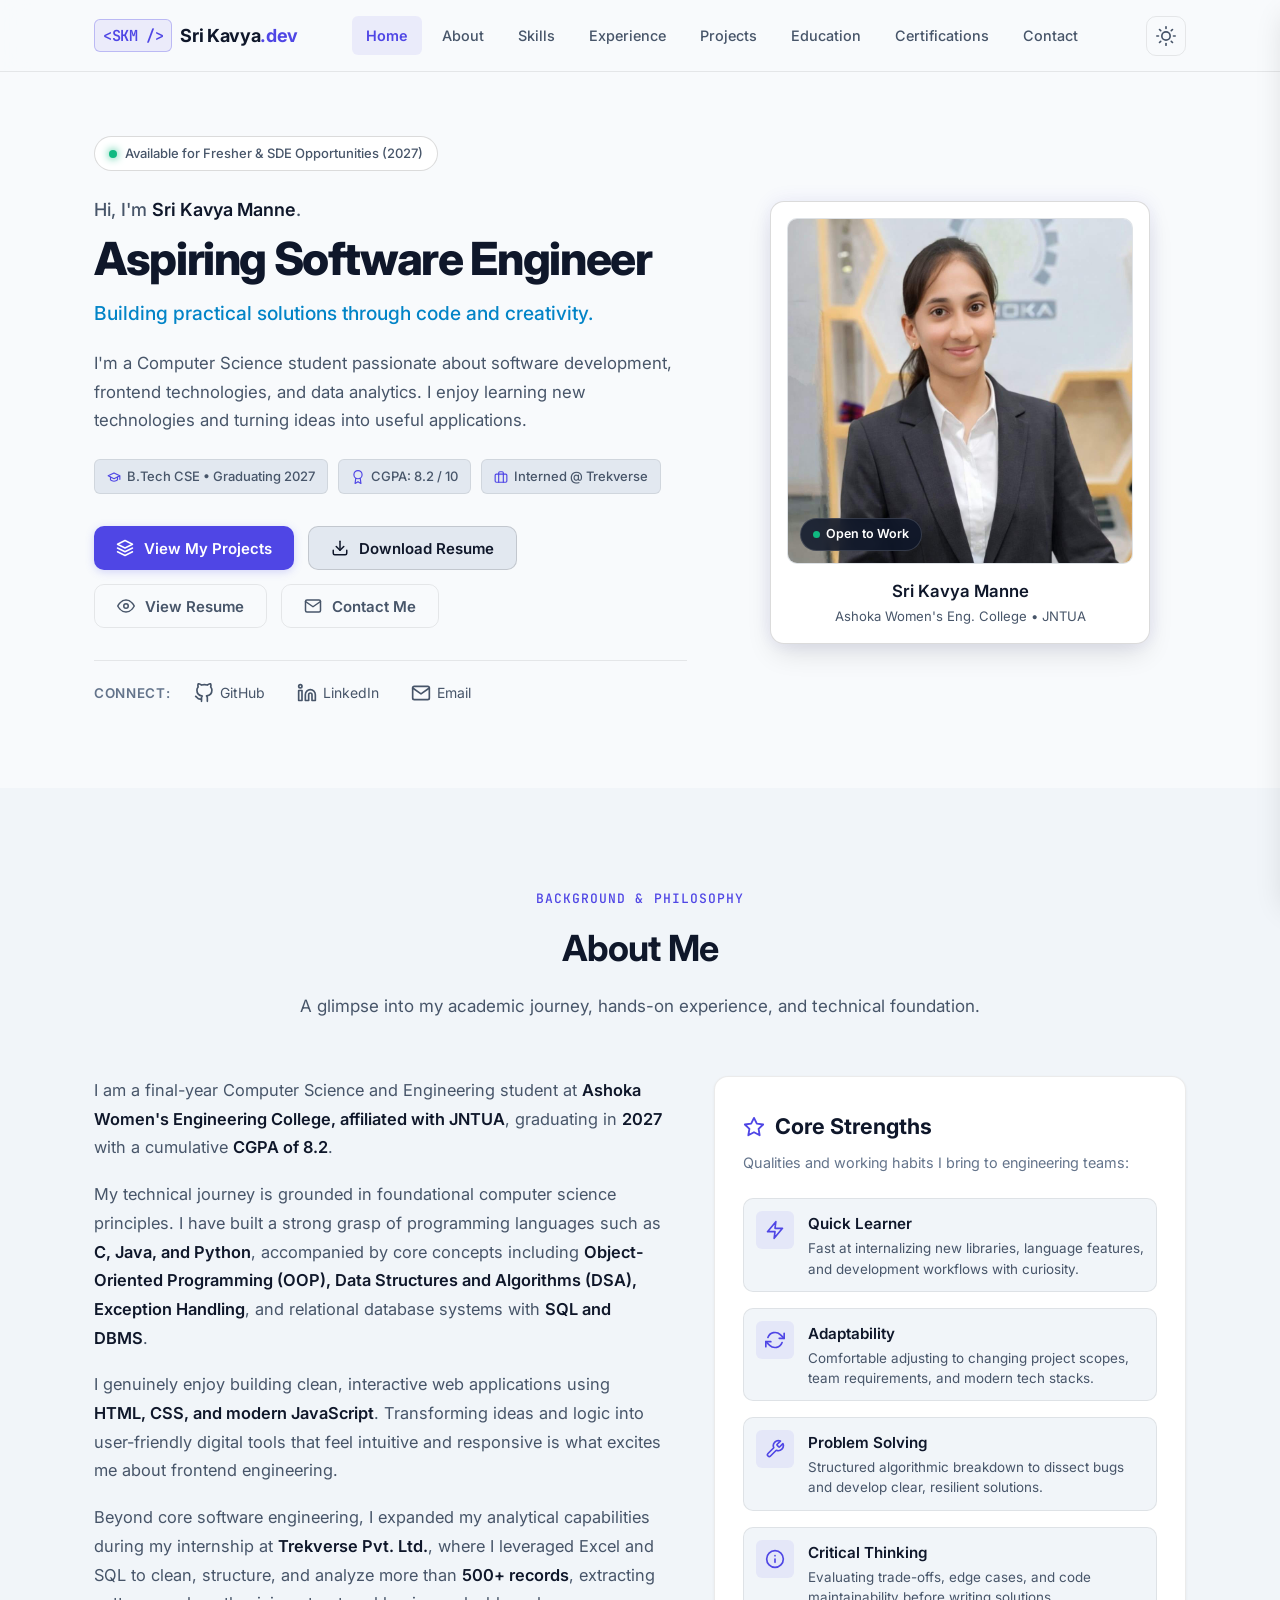
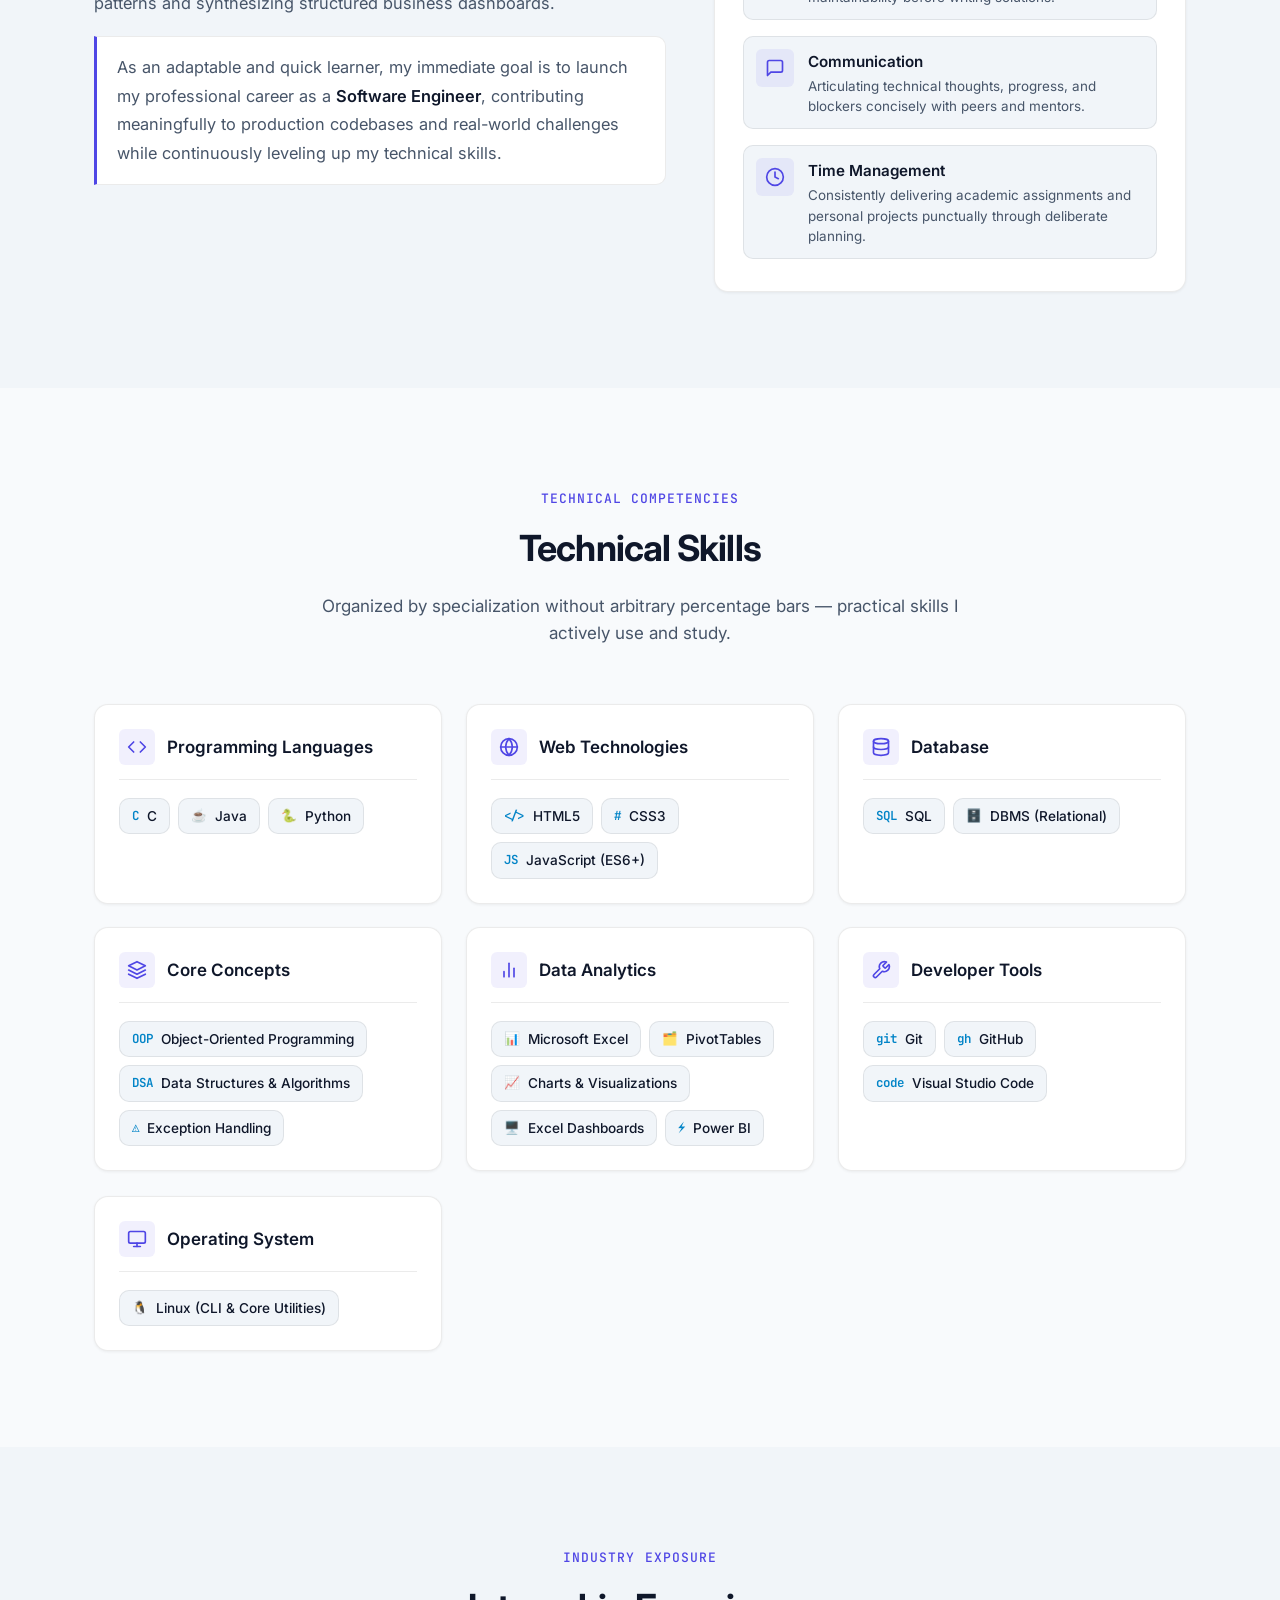
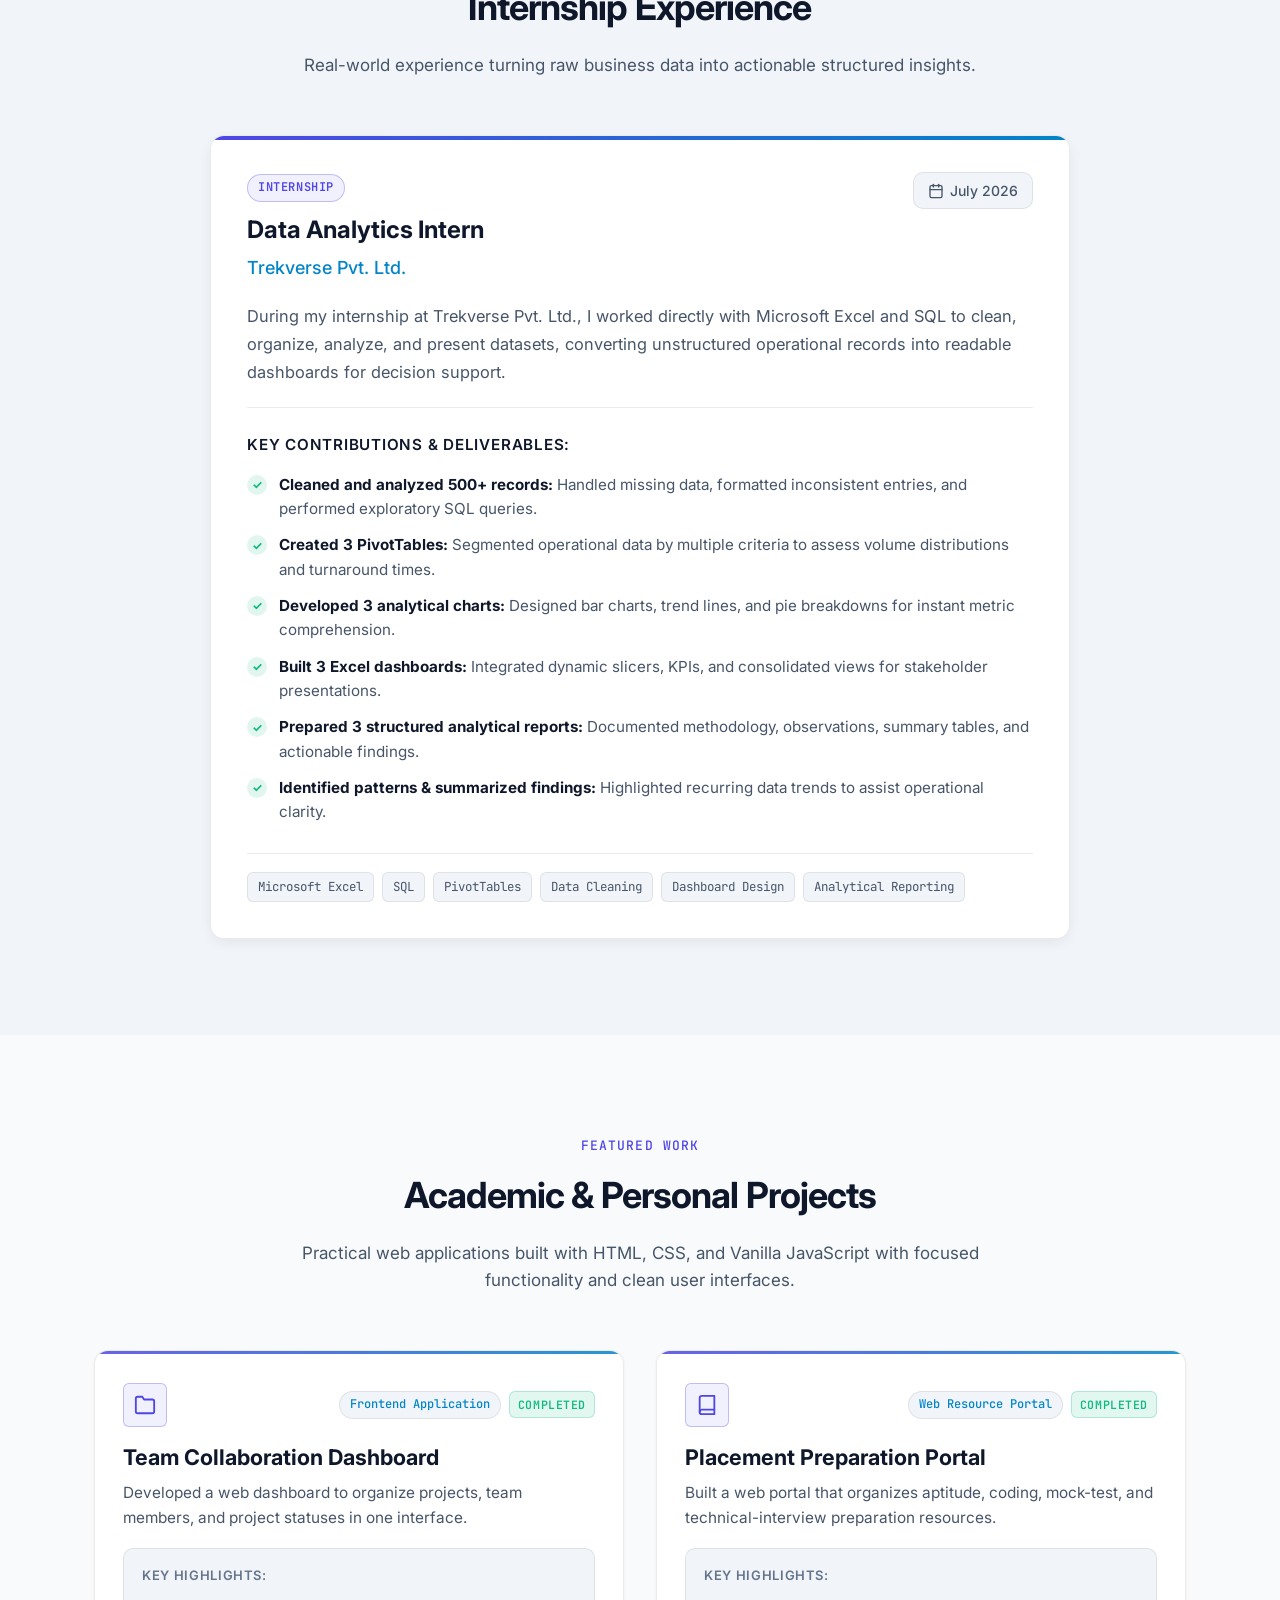
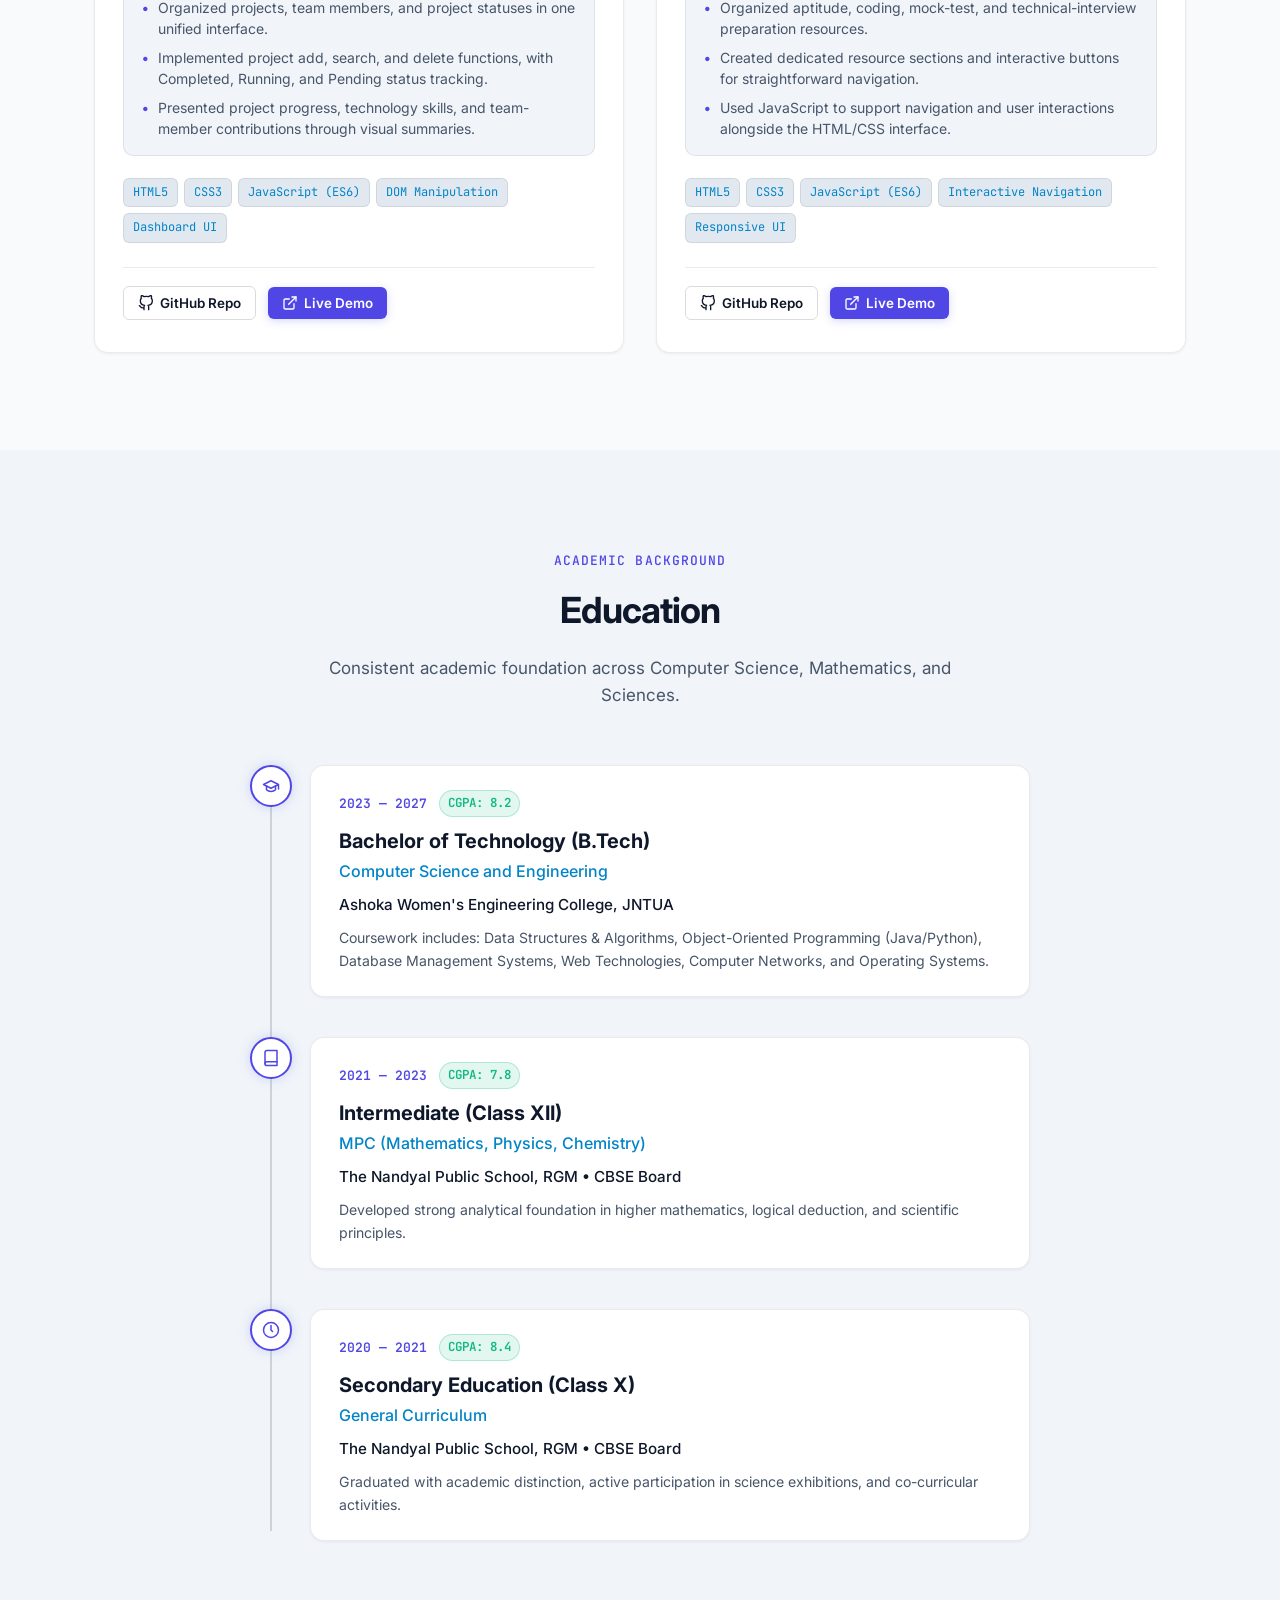
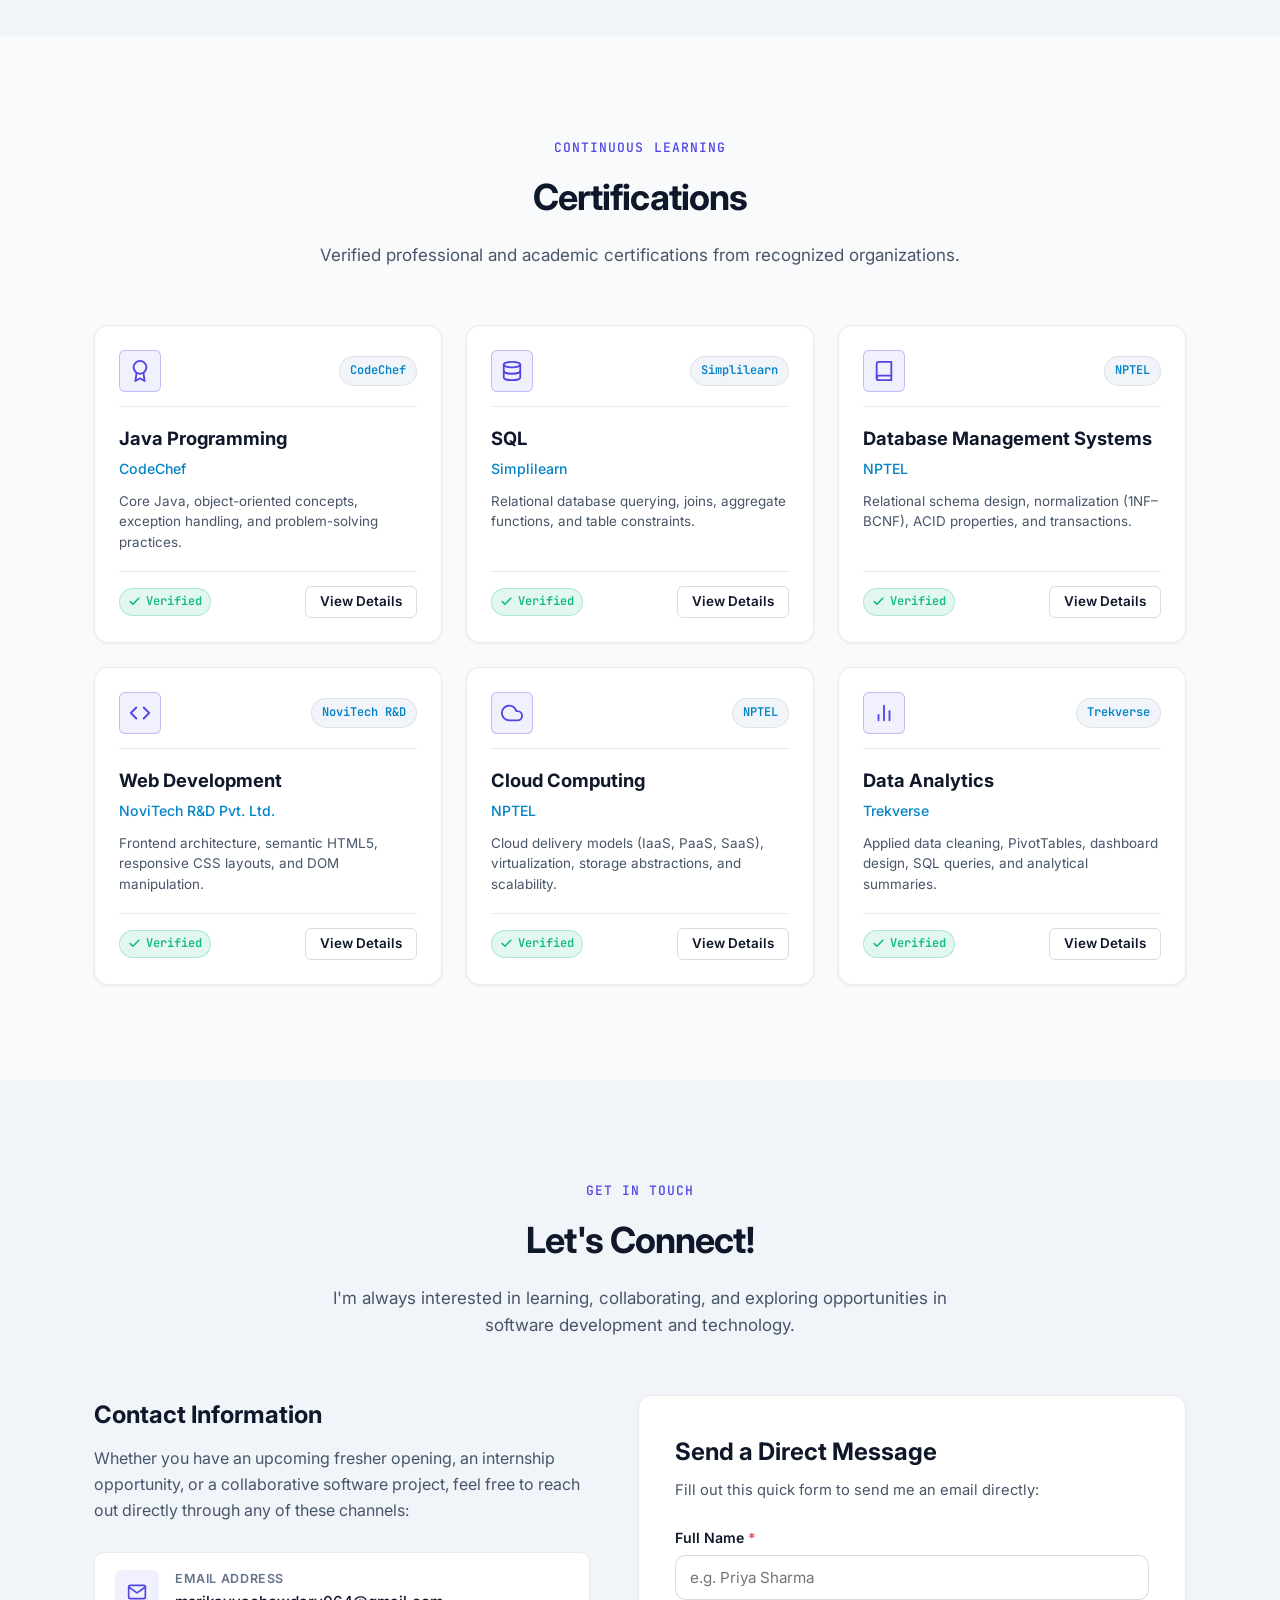
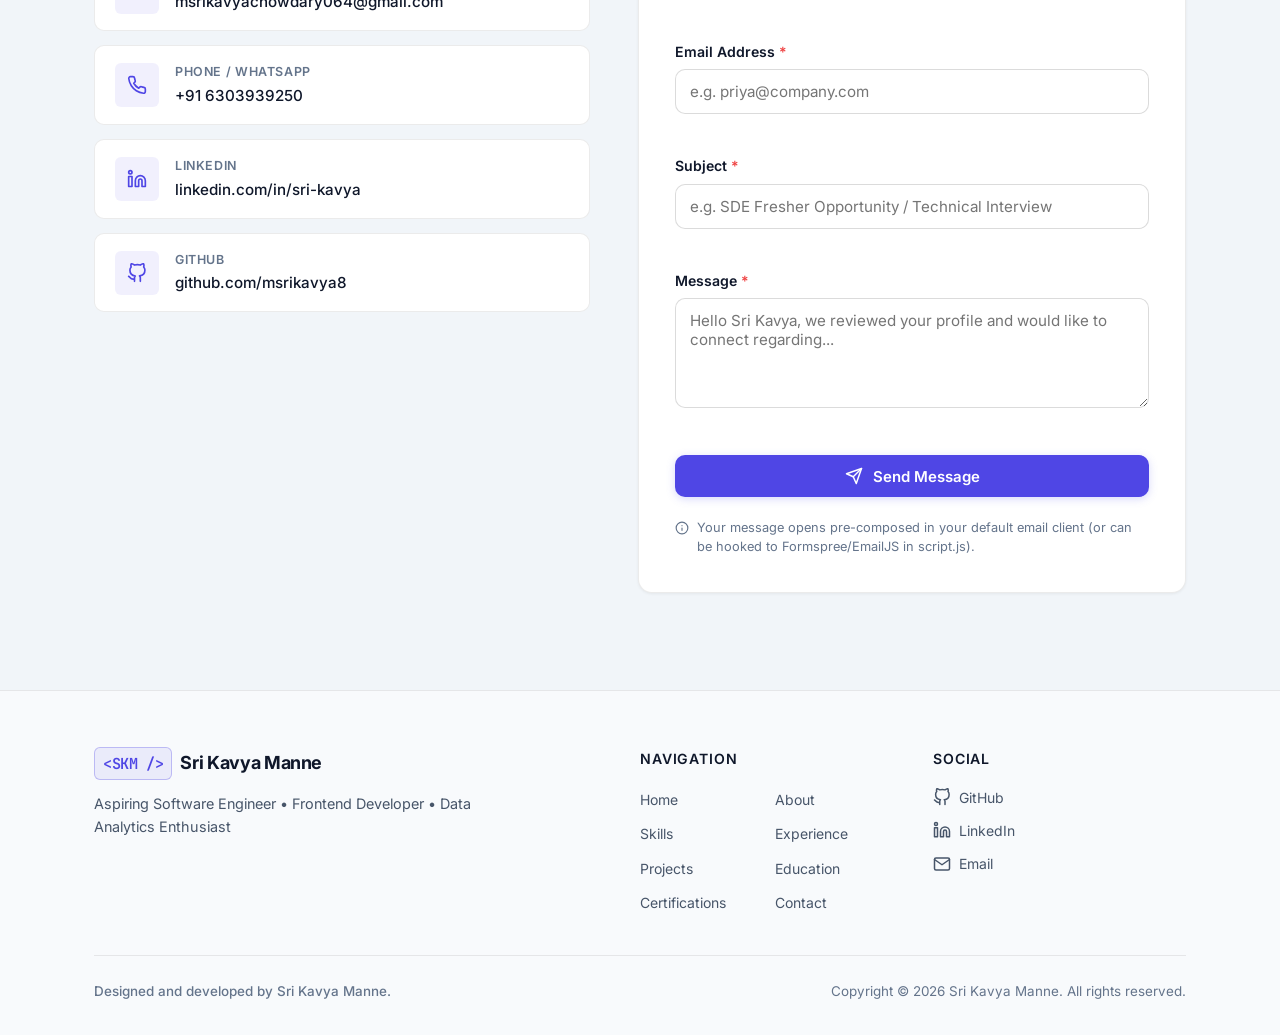
<file: portfolio/index.html>
<!DOCTYPE html>
<html lang="en" data-theme="dark">
<head>
  <meta charset="UTF-8">
  <meta name="viewport" content="width=device-width, initial-scale=1.0">
  <title>Sri Kavya Manne | Aspiring Software Engineer & Frontend Developer</title>
  
  <!-- SEO & Social Meta Tags -->
  <meta name="description" content="Personal portfolio of Sri Kavya Manne — Aspiring Software Engineer, Frontend Developer, and Data Analytics enthusiast graduating in 2027 from Ashoka Women's Engineering College, JNTUA.">
  <meta name="keywords" content="Sri Kavya Manne, Software Engineer, Frontend Developer, Data Analytics, Portfolio, Java, Python, Web Development, Trekverse Intern, JNTUA">
  <meta name="author" content="Sri Kavya Manne">
  <meta property="og:title" content="Sri Kavya Manne | Portfolio">
  <meta property="og:description" content="Aspiring Software Engineer | Building practical solutions through code and creativity.">
  <meta property="og:type" content="website">
  <meta property="og:image" content="assets/profile.jpg">
  
  <!-- Favicon (SVG data URI for zero external dependencies) -->
  <link rel="icon" type="image/svg+xml" href="data:image/svg+xml,<svg xmlns='http://www.w3.org/2000/svg' viewBox='0 0 100 100'><rect width='100' height='100' rx='20' fill='%236366f1'/><text x='50' y='64' font-size='44' font-family='sans-serif' font-weight='bold' fill='white' text-anchor='middle'>SK</text></svg>">

  <!-- Inter & JetBrains Mono Fonts (with system fallback) -->
  <link rel="preconnect" href="https://fonts.googleapis.com">
  <link rel="preconnect" href="https://fonts.gstatic.com" crossorigin>
  <link href="https://fonts.googleapis.com/css2?family=Inter:wght@300;400;500;600;700&family=JetBrains+Mono:wght@400;500;600&display=swap" rel="stylesheet">

  <!-- Main Stylesheet -->
  <link rel="stylesheet" href="style.css">
</head>
<body>
  <!-- Header / Navigation -->
  <header class="site-header" id="header">
    <div class="container header-container">
      <a href="#home" class="brand-logo" aria-label="Sri Kavya Manne Homepage">
        <span class="logo-mark">&lt;SKM /&gt;</span>
        <span class="logo-text">Sri Kavya<span class="logo-accent">.dev</span></span>
      </a>

      <!-- Desktop Navigation Menu -->
      <nav class="nav-menu" id="navMenu" aria-label="Primary Navigation">
        <ul class="nav-list">
          <li class="nav-item"><a href="#home" class="nav-link active">Home</a></li>
          <li class="nav-item"><a href="#about" class="nav-link">About</a></li>
          <li class="nav-item"><a href="#skills" class="nav-link">Skills</a></li>
          <li class="nav-item"><a href="#experience" class="nav-link">Experience</a></li>
          <li class="nav-item"><a href="#projects" class="nav-link">Projects</a></li>
          <li class="nav-item"><a href="#education" class="nav-link">Education</a></li>
          <li class="nav-item"><a href="#certifications" class="nav-link">Certifications</a></li>
          <li class="nav-item"><a href="#contact" class="nav-link">Contact</a></li>
        </ul>
      </nav>

      <!-- Header Action Controls -->
      <div class="header-actions">
        <!-- Theme Toggle Button -->
        <button id="themeToggle" class="icon-btn theme-toggle" type="button" aria-label="Switch between dark and light theme" title="Toggle theme">
          <svg class="sun-icon" xmlns="http://www.w3.org/2000/svg" width="20" height="20" viewBox="0 0 24 24" fill="none" stroke="currentColor" stroke-width="2" stroke-linecap="round" stroke-linejoin="round" aria-hidden="true">
            <circle cx="12" cy="12" r="5"></circle>
            <line x1="12" y1="1" x2="12" y2="3"></line>
            <line x1="12" y1="21" x2="12" y2="23"></line>
            <line x1="4.22" y1="4.22" x2="5.64" y2="5.64"></line>
            <line x1="18.36" y1="18.36" x2="19.78" y2="19.78"></line>
            <line x1="1" y1="12" x2="3" y2="12"></line>
            <line x1="21" y1="12" x2="23" y2="12"></line>
            <line x1="4.22" y1="19.78" x2="5.64" y2="18.36"></line>
            <line x1="18.36" y1="5.64" x2="19.78" y2="4.22"></line>
          </svg>
          <svg class="moon-icon" xmlns="http://www.w3.org/2000/svg" width="20" height="20" viewBox="0 0 24 24" fill="none" stroke="currentColor" stroke-width="2" stroke-linecap="round" stroke-linejoin="round" aria-hidden="true">
            <path d="M21 12.79A9 9 0 1 1 11.21 3 7 7 0 0 0 21 12.79z"></path>
          </svg>
        </button>

        <!-- Mobile Menu Toggle Button -->
        <button id="hamburgerBtn" class="hamburger-btn" type="button" aria-label="Open mobile navigation menu" aria-expanded="false" aria-controls="mobileDrawer">
          <span class="hamburger-bar"></span>
          <span class="hamburger-bar"></span>
          <span class="hamburger-bar"></span>
        </button>
      </div>
    </div>
  </header>

  <!-- Mobile Drawer Backdrop & Menu -->
  <div class="mobile-drawer-backdrop" id="mobileDrawerBackdrop" aria-hidden="true"></div>
  <aside class="mobile-drawer" id="mobileDrawer" aria-label="Mobile Navigation" aria-hidden="true">
    <div class="drawer-header">
      <div class="brand-logo">
        <span class="logo-mark">&lt;SKM /&gt;</span>
        <span class="logo-text">Sri Kavya</span>
      </div>
      <button id="drawerCloseBtn" class="icon-btn" type="button" aria-label="Close mobile menu">
        <svg xmlns="http://www.w3.org/2000/svg" width="22" height="22" viewBox="0 0 24 24" fill="none" stroke="currentColor" stroke-width="2" stroke-linecap="round" stroke-linejoin="round">
          <line x1="18" y1="6" x2="6" y2="18"></line>
          <line x1="6" y1="6" x2="18" y2="18"></line>
        </svg>
      </button>
    </div>
    <nav class="drawer-nav">
      <ul class="drawer-list">
        <li><a href="#home" class="drawer-link active">Home</a></li>
        <li><a href="#about" class="drawer-link">About</a></li>
        <li><a href="#skills" class="drawer-link">Skills</a></li>
        <li><a href="#experience" class="drawer-link">Experience</a></li>
        <li><a href="#projects" class="drawer-link">Projects</a></li>
        <li><a href="#education" class="drawer-link">Education</a></li>
        <li><a href="#certifications" class="drawer-link">Certifications</a></li>
        <li><a href="#contact" class="drawer-link">Contact</a></li>
      </ul>
    </nav>
    <div class="drawer-footer">
      <a href="assets/resume.pdf" download="Sri_Kavya_Manne_Resume.pdf" class="btn btn-primary btn-full">
        <svg xmlns="http://www.w3.org/2000/svg" width="18" height="18" viewBox="0 0 24 24" fill="none" stroke="currentColor" stroke-width="2" stroke-linecap="round" stroke-linejoin="round"><path d="M21 15v4a2 2 0 0 1-2 2H5a2 2 0 0 1-2-2v-4"/><polyline points="7 10 12 15 17 10"/><line x1="12" y1="15" x2="12" y2="3"/></svg>
        Download Resume
      </a>
      <div class="drawer-socials">
        <a href="https://github.com/msrikavya8" target="_blank" rel="noopener noreferrer" aria-label="GitHub Profile">
          <svg xmlns="http://www.w3.org/2000/svg" width="20" height="20" viewBox="0 0 24 24" fill="none" stroke="currentColor" stroke-width="2" stroke-linecap="round" stroke-linejoin="round"><path d="M9 19c-5 1.5-5-2.5-7-3m14 6v-3.87a3.37 3.37 0 0 0-.94-2.61c3.14-.35 6.44-1.54 6.44-7A5.44 5.44 0 0 0 20 4.77 5.07 5.07 0 0 0 19.91 1S18.73.65 16 2.48a13.38 13.38 0 0 0-7 0C6.27.65 5.09 1 5.09 1A5.07 5.07 0 0 0 5 4.77a5.44 5.44 0 0 0-1.5 3.78c0 5.42 3.3 6.61 6.44 7A3.37 3.37 0 0 0 9 18.13V22"></path></svg>
        </a>
        <a href="https://linkedin.com/in/sri-kavya" target="_blank" rel="noopener noreferrer" aria-label="LinkedIn Profile">
          <svg xmlns="http://www.w3.org/2000/svg" width="20" height="20" viewBox="0 0 24 24" fill="none" stroke="currentColor" stroke-width="2" stroke-linecap="round" stroke-linejoin="round"><path d="M16 8a6 6 0 0 1 6 6v7h-4v-7a2 2 0 0 0-2-2 2 2 0 0 0-2 2v7h-4v-7a6 6 0 0 1 6-6z"></path><rect x="2" y="9" width="4" height="12"></rect><circle cx="4" cy="4" r="2"></circle></svg>
        </a>
        <a href="mailto:msrikavyachowdary064@gmail.com" aria-label="Send Email">
          <svg xmlns="http://www.w3.org/2000/svg" width="20" height="20" viewBox="0 0 24 24" fill="none" stroke="currentColor" stroke-width="2" stroke-linecap="round" stroke-linejoin="round"><path d="M4 4h16c1.1 0 2 .9 2 2v12c0 1.1-.9 2-2 2H4c-1.1 0-2-.9-2-2V6c0-1.1.9-2 2-2z"></path><polyline points="22,6 12,13 2,6"></polyline></svg>
        </a>
      </div>
    </div>
  </aside>

  <!-- Main Content Wrapper -->
  <main id="mainContent">

    <!-- 1. HOME / HERO SECTION -->
    <section class="hero-section" id="home">
      <div class="container hero-container">
        <div class="hero-content" data-reveal>
          <div class="status-pill">
            <span class="status-dot"></span>
            <span>Available for Fresher & SDE Opportunities (2027)</span>
          </div>

          <p class="hero-greeting">Hi, I'm <span class="highlight-name">Sri Kavya Manne</span>.</p>
          <h1 class="hero-title">Aspiring Software Engineer</h1>
          <p class="hero-subtitle">Building practical solutions through code and creativity.</p>

          <p class="hero-intro">
            I'm a Computer Science student passionate about software development, frontend technologies, and data analytics. I enjoy learning new technologies and turning ideas into useful applications.
          </p>

          <div class="hero-meta-badges">
            <span class="meta-badge">
              <svg xmlns="http://www.w3.org/2000/svg" width="14" height="14" viewBox="0 0 24 24" fill="none" stroke="currentColor" stroke-width="2" stroke-linecap="round" stroke-linejoin="round"><path d="M22 10v6M2 10l10-5 10 5-10 5z"/><path d="M6 12v5c3 3 9 3 12 0v-5"/></svg>
              B.Tech CSE • Graduating 2027
            </span>
            <span class="meta-badge">
              <svg xmlns="http://www.w3.org/2000/svg" width="14" height="14" viewBox="0 0 24 24" fill="none" stroke="currentColor" stroke-width="2" stroke-linecap="round" stroke-linejoin="round"><circle cx="12" cy="8" r="7"/><polyline points="8.21 13.89 7 23 12 20 17 23 15.79 13.88"/></svg>
              CGPA: 8.2 / 10
            </span>
            <span class="meta-badge">
              <svg xmlns="http://www.w3.org/2000/svg" width="14" height="14" viewBox="0 0 24 24" fill="none" stroke="currentColor" stroke-width="2" stroke-linecap="round" stroke-linejoin="round"><rect x="2" y="7" width="20" height="14" rx="2" ry="2"/><path d="M16 21V5a2 2 0 0 0-2-2h-4a2 2 0 0 0-2 2v16"/></svg>
              Interned @ Trekverse
            </span>
          </div>

          <!-- Hero Action Buttons -->
          <div class="hero-cta-group">
            <a href="#projects" class="btn btn-primary">
              <svg xmlns="http://www.w3.org/2000/svg" width="18" height="18" viewBox="0 0 24 24" fill="none" stroke="currentColor" stroke-width="2" stroke-linecap="round" stroke-linejoin="round"><polygon points="12 2 2 7 12 12 22 7 12 2"></polygon><polyline points="2 17 12 22 22 17"></polyline><polyline points="2 12 12 17 22 12"></polyline></svg>
              View My Projects
            </a>
            <a href="assets/resume.pdf" download="Sri_Kavya_Manne_Resume.pdf" class="btn btn-secondary" title="Download my resume as PDF">
              <svg xmlns="http://www.w3.org/2000/svg" width="18" height="18" viewBox="0 0 24 24" fill="none" stroke="currentColor" stroke-width="2" stroke-linecap="round" stroke-linejoin="round"><path d="M21 15v4a2 2 0 0 1-2 2H5a2 2 0 0 1-2-2v-4"/><polyline points="7 10 12 15 17 10"/><line x1="12" y1="15" x2="12" y2="3"/></svg>
              Download Resume
            </a>
            <a href="assets/resume.pdf" target="_blank" rel="noopener noreferrer" class="btn btn-ghost" title="Preview resume in new tab">
              <svg xmlns="http://www.w3.org/2000/svg" width="18" height="18" viewBox="0 0 24 24" fill="none" stroke="currentColor" stroke-width="2" stroke-linecap="round" stroke-linejoin="round"><path d="M1 12s4-8 11-8 11 8 11 8-4 8-11 8-11-8-11-8z"></path><circle cx="12" cy="12" r="3"></circle></svg>
              View Resume
            </a>
            <a href="#contact" class="btn btn-ghost">
              <svg xmlns="http://www.w3.org/2000/svg" width="18" height="18" viewBox="0 0 24 24" fill="none" stroke="currentColor" stroke-width="2" stroke-linecap="round" stroke-linejoin="round"><path d="M4 4h16c1.1 0 2 .9 2 2v12c0 1.1-.9 2-2 2H4c-1.1 0-2-.9-2-2V6c0-1.1.9-2 2-2z"></path><polyline points="22,6 12,13 2,6"></polyline></svg>
              Contact Me
            </a>
          </div>

          <!-- Social Links -->
          <div class="hero-social-bar">
            <span class="social-label">Connect:</span>
            <a href="https://github.com/msrikavya8" target="_blank" rel="noopener noreferrer" class="social-link" aria-label="Visit Sri Kavya's GitHub Profile">
              <svg xmlns="http://www.w3.org/2000/svg" width="20" height="20" viewBox="0 0 24 24" fill="none" stroke="currentColor" stroke-width="2" stroke-linecap="round" stroke-linejoin="round"><path d="M9 19c-5 1.5-5-2.5-7-3m14 6v-3.87a3.37 3.37 0 0 0-.94-2.61c3.14-.35 6.44-1.54 6.44-7A5.44 5.44 0 0 0 20 4.77 5.07 5.07 0 0 0 19.91 1S18.73.65 16 2.48a13.38 13.38 0 0 0-7 0C6.27.65 5.09 1 5.09 1A5.07 5.07 0 0 0 5 4.77a5.44 5.44 0 0 0-1.5 3.78c0 5.42 3.3 6.61 6.44 7A3.37 3.37 0 0 0 9 18.13V22"></path></svg>
              <span>GitHub</span>
            </a>
            <a href="https://linkedin.com/in/sri-kavya" target="_blank" rel="noopener noreferrer" class="social-link" aria-label="Visit Sri Kavya's LinkedIn Profile">
              <svg xmlns="http://www.w3.org/2000/svg" width="20" height="20" viewBox="0 0 24 24" fill="none" stroke="currentColor" stroke-width="2" stroke-linecap="round" stroke-linejoin="round"><path d="M16 8a6 6 0 0 1 6 6v7h-4v-7a2 2 0 0 0-2-2 2 2 0 0 0-2 2v7h-4v-7a6 6 0 0 1 6-6z"></path><rect x="2" y="9" width="4" height="12"></rect><circle cx="4" cy="4" r="2"></circle></svg>
              <span>LinkedIn</span>
            </a>
            <a href="mailto:msrikavyachowdary064@gmail.com" class="social-link" aria-label="Send email to Sri Kavya">
              <svg xmlns="http://www.w3.org/2000/svg" width="20" height="20" viewBox="0 0 24 24" fill="none" stroke="currentColor" stroke-width="2" stroke-linecap="round" stroke-linejoin="round"><path d="M4 4h16c1.1 0 2 .9 2 2v12c0 1.1-.9 2-2 2H4c-1.1 0-2-.9-2-2V6c0-1.1.9-2 2-2z"></path><polyline points="22,6 12,13 2,6"></polyline></svg>
              <span>Email</span>
            </a>
          </div>
        </div>

        <!-- Right Side: Actual Profile Photograph -->
        <div class="hero-image-wrapper" data-reveal>
          <div class="profile-card">
            <div class="profile-frame">
              <img src="assets/profile.jpg" alt="Photograph of Sri Kavya Manne" class="profile-photo" width="380" height="380" loading="eager">
              <div class="profile-badge">
                <span class="badge-dot"></span>
                <span>Open to Work</span>
              </div>
            </div>
            <div class="profile-caption">
              <p class="caption-name">Sri Kavya Manne</p>
              <p class="caption-sub">Ashoka Women's Eng. College • JNTUA</p>
            </div>
          </div>
        </div>
      </div>
    </section>

    <!-- 2. ABOUT SECTION -->
    <section class="section about-section" id="about">
      <div class="container">
        <div class="section-header" data-reveal>
          <span class="section-tag">Background &amp; Philosophy</span>
          <h2 class="section-title">About Me</h2>
          <p class="section-subtitle">A glimpse into my academic journey, hands-on experience, and technical foundation.</p>
        </div>

        <div class="about-grid">
          <!-- Left: Narrative Introduction -->
          <div class="about-text-content" data-reveal>
            <p class="about-paragraph">
              I am a final-year Computer Science and Engineering student at <strong>Ashoka Women's Engineering College, affiliated with JNTUA</strong>, graduating in <strong>2027</strong> with a cumulative <strong>CGPA of 8.2</strong>.
            </p>
            <p class="about-paragraph">
              My technical journey is grounded in foundational computer science principles. I have built a strong grasp of programming languages such as <strong>C, Java, and Python</strong>, accompanied by core concepts including <strong>Object-Oriented Programming (OOP), Data Structures and Algorithms (DSA), Exception Handling</strong>, and relational database systems with <strong>SQL and DBMS</strong>.
            </p>
            <p class="about-paragraph">
              I genuinely enjoy building clean, interactive web applications using <strong>HTML, CSS, and modern JavaScript</strong>. Transforming ideas and logic into user-friendly digital tools that feel intuitive and responsive is what excites me about frontend engineering.
            </p>
            <p class="about-paragraph">
              Beyond core software engineering, I expanded my analytical capabilities during my internship at <strong>Trekverse Pvt. Ltd.</strong>, where I leveraged Excel and SQL to clean, structure, and analyze more than <strong>500+ records</strong>, extracting patterns and synthesizing structured business dashboards.
            </p>
            <p class="about-paragraph highlight-box">
              As an adaptable and quick learner, my immediate goal is to launch my professional career as a <strong>Software Engineer</strong>, contributing meaningfully to production codebases and real-world challenges while continuously leveling up my technical skills.
            </p>
          </div>

          <!-- Right: Key Strengths & Attributes -->
          <div class="about-strengths-card" data-reveal>
            <h3 class="strengths-title">
              <svg xmlns="http://www.w3.org/2000/svg" width="22" height="22" viewBox="0 0 24 24" fill="none" stroke="currentColor" stroke-width="2" stroke-linecap="round" stroke-linejoin="round"><path d="M12 2l3.09 6.26L22 9.27l-5 4.87 1.18 6.88L12 17.77l-6.18 3.25L7 14.14 2 9.27l6.91-1.01L12 2z"/></svg>
              Core Strengths
            </h3>
            <p class="strengths-desc">Qualities and working habits I bring to engineering teams:</p>

            <div class="strengths-grid">
              <div class="strength-item">
                <div class="strength-icon-box">
                  <svg xmlns="http://www.w3.org/2000/svg" width="20" height="20" viewBox="0 0 24 24" fill="none" stroke="currentColor" stroke-width="2" stroke-linecap="round" stroke-linejoin="round"><polygon points="13 2 3 14 12 14 11 22 21 10 12 10 13 2"></polygon></svg>
                </div>
                <div class="strength-info">
                  <h4 class="strength-name">Quick Learner</h4>
                  <p class="strength-text">Fast at internalizing new libraries, language features, and development workflows with curiosity.</p>
                </div>
              </div>

              <div class="strength-item">
                <div class="strength-icon-box">
                  <svg xmlns="http://www.w3.org/2000/svg" width="20" height="20" viewBox="0 0 24 24" fill="none" stroke="currentColor" stroke-width="2" stroke-linecap="round" stroke-linejoin="round"><polyline points="23 4 23 10 17 10"></polyline><polyline points="1 20 1 14 7 14"></polyline><path d="M3.51 9a9 9 0 0 1 14.85-3.36L23 10M1 14l4.64 4.36A9 9 0 0 0 20.49 15"></path></svg>
                </div>
                <div class="strength-info">
                  <h4 class="strength-name">Adaptability</h4>
                  <p class="strength-text">Comfortable adjusting to changing project scopes, team requirements, and modern tech stacks.</p>
                </div>
              </div>

              <div class="strength-item">
                <div class="strength-icon-box">
                  <svg xmlns="http://www.w3.org/2000/svg" width="20" height="20" viewBox="0 0 24 24" fill="none" stroke="currentColor" stroke-width="2" stroke-linecap="round" stroke-linejoin="round"><path d="M14.7 6.3a1 1 0 0 0 0 1.4l1.6 1.6a1 1 0 0 0 1.4 0l3.77-3.77a6 6 0 0 1-7.94 7.94l-6.91 6.91a2.12 2.12 0 0 1-3-3l6.91-6.91a6 6 0 0 1 7.94-7.94l-3.76 3.76z"/></svg>
                </div>
                <div class="strength-info">
                  <h4 class="strength-name">Problem Solving</h4>
                  <p class="strength-text">Structured algorithmic breakdown to dissect bugs and develop clear, resilient solutions.</p>
                </div>
              </div>

              <div class="strength-item">
                <div class="strength-icon-box">
                  <svg xmlns="http://www.w3.org/2000/svg" width="20" height="20" viewBox="0 0 24 24" fill="none" stroke="currentColor" stroke-width="2" stroke-linecap="round" stroke-linejoin="round"><circle cx="12" cy="12" r="10"></circle><line x1="12" y1="16" x2="12" y2="12"></line><line x1="12" y1="8" x2="12.01" y2="8"></line></svg>
                </div>
                <div class="strength-info">
                  <h4 class="strength-name">Critical Thinking</h4>
                  <p class="strength-text">Evaluating trade-offs, edge cases, and code maintainability before writing solutions.</p>
                </div>
              </div>

              <div class="strength-item">
                <div class="strength-icon-box">
                  <svg xmlns="http://www.w3.org/2000/svg" width="20" height="20" viewBox="0 0 24 24" fill="none" stroke="currentColor" stroke-width="2" stroke-linecap="round" stroke-linejoin="round"><path d="M21 15a2 2 0 0 1-2 2H7l-4 4V5a2 2 0 0 1 2-2h14a2 2 0 0 1 2 2z"></path></svg>
                </div>
                <div class="strength-info">
                  <h4 class="strength-name">Communication</h4>
                  <p class="strength-text">Articulating technical thoughts, progress, and blockers concisely with peers and mentors.</p>
                </div>
              </div>

              <div class="strength-item">
                <div class="strength-icon-box">
                  <svg xmlns="http://www.w3.org/2000/svg" width="20" height="20" viewBox="0 0 24 24" fill="none" stroke="currentColor" stroke-width="2" stroke-linecap="round" stroke-linejoin="round"><circle cx="12" cy="12" r="10"></circle><polyline points="12 6 12 12 16 14"></polyline></svg>
                </div>
                <div class="strength-info">
                  <h4 class="strength-name">Time Management</h4>
                  <p class="strength-text">Consistently delivering academic assignments and personal projects punctually through deliberate planning.</p>
                </div>
              </div>
            </div>
          </div>
        </div>
      </div>
    </section>

    <!-- 3. TECHNICAL SKILLS SECTION -->
    <section class="section skills-section" id="skills">
      <div class="container">
        <div class="section-header" data-reveal>
          <span class="section-tag">Technical Competencies</span>
          <h2 class="section-title">Technical Skills</h2>
          <p class="section-subtitle">Organized by specialization without arbitrary percentage bars — practical skills I actively use and study.</p>
        </div>

        <div class="skills-categories-grid">

          <!-- Category 1: Programming Languages -->
          <div class="skill-category-card" data-reveal>
            <div class="category-header">
              <div class="category-icon-badge">
                <svg xmlns="http://www.w3.org/2000/svg" width="20" height="20" viewBox="0 0 24 24" fill="none" stroke="currentColor" stroke-width="2" stroke-linecap="round" stroke-linejoin="round"><polyline points="16 18 22 12 16 6"></polyline><polyline points="8 6 2 12 8 18"></polyline></svg>
              </div>
              <h3 class="category-title">Programming Languages</h3>
            </div>
            <div class="skills-pill-wrap">
              <div class="tech-pill">
                <span class="tech-icon-mono">C</span>
                <span class="tech-name">C</span>
              </div>
              <div class="tech-pill">
                <span class="tech-icon-mono">☕</span>
                <span class="tech-name">Java</span>
              </div>
              <div class="tech-pill">
                <span class="tech-icon-mono">🐍</span>
                <span class="tech-name">Python</span>
              </div>
            </div>
          </div>

          <!-- Category 2: Web Technologies -->
          <div class="skill-category-card" data-reveal>
            <div class="category-header">
              <div class="category-icon-badge">
                <svg xmlns="http://www.w3.org/2000/svg" width="20" height="20" viewBox="0 0 24 24" fill="none" stroke="currentColor" stroke-width="2" stroke-linecap="round" stroke-linejoin="round"><circle cx="12" cy="12" r="10"></circle><line x1="2" y1="12" x2="22" y2="12"></line><path d="M12 2a15.3 15.3 0 0 1 4 10 15.3 15.3 0 0 1-4 10 15.3 15.3 0 0 1-4-10 15.3 15.3 0 0 1 4-10z"></path></svg>
              </div>
              <h3 class="category-title">Web Technologies</h3>
            </div>
            <div class="skills-pill-wrap">
              <div class="tech-pill">
                <span class="tech-icon-mono">&lt;/&gt;</span>
                <span class="tech-name">HTML5</span>
              </div>
              <div class="tech-pill">
                <span class="tech-icon-mono">#</span>
                <span class="tech-name">CSS3</span>
              </div>
              <div class="tech-pill">
                <span class="tech-icon-mono">JS</span>
                <span class="tech-name">JavaScript (ES6+)</span>
              </div>
            </div>
          </div>

          <!-- Category 3: Database -->
          <div class="skill-category-card" data-reveal>
            <div class="category-header">
              <div class="category-icon-badge">
                <svg xmlns="http://www.w3.org/2000/svg" width="20" height="20" viewBox="0 0 24 24" fill="none" stroke="currentColor" stroke-width="2" stroke-linecap="round" stroke-linejoin="round"><ellipse cx="12" cy="5" rx="9" ry="3"></ellipse><path d="M21 12c0 1.66-4 3-9 3s-9-1.34-9-3"></path><path d="M3 5v14c0 1.66 4 3 9 3s9-1.34 9-3V5"></path></svg>
              </div>
              <h3 class="category-title">Database</h3>
            </div>
            <div class="skills-pill-wrap">
              <div class="tech-pill">
                <span class="tech-icon-mono">SQL</span>
                <span class="tech-name">SQL</span>
              </div>
              <div class="tech-pill">
                <span class="tech-icon-mono">🗄️</span>
                <span class="tech-name">DBMS (Relational)</span>
              </div>
            </div>
          </div>

          <!-- Category 4: Core Concepts -->
          <div class="skill-category-card" data-reveal>
            <div class="category-header">
              <div class="category-icon-badge">
                <svg xmlns="http://www.w3.org/2000/svg" width="20" height="20" viewBox="0 0 24 24" fill="none" stroke="currentColor" stroke-width="2" stroke-linecap="round" stroke-linejoin="round"><polygon points="12 2 2 7 12 12 22 7 12 2"></polygon><polyline points="2 17 12 22 22 17"></polyline><polyline points="2 12 12 17 22 12"></polyline></svg>
              </div>
              <h3 class="category-title">Core Concepts</h3>
            </div>
            <div class="skills-pill-wrap">
              <div class="tech-pill">
                <span class="tech-icon-mono">OOP</span>
                <span class="tech-name">Object-Oriented Programming</span>
              </div>
              <div class="tech-pill">
                <span class="tech-icon-mono">DSA</span>
                <span class="tech-name">Data Structures &amp; Algorithms</span>
              </div>
              <div class="tech-pill">
                <span class="tech-icon-mono">⚠️</span>
                <span class="tech-name">Exception Handling</span>
              </div>
            </div>
          </div>

          <!-- Category 5: Data Analytics -->
          <div class="skill-category-card" data-reveal>
            <div class="category-header">
              <div class="category-icon-badge">
                <svg xmlns="http://www.w3.org/2000/svg" width="20" height="20" viewBox="0 0 24 24" fill="none" stroke="currentColor" stroke-width="2" stroke-linecap="round" stroke-linejoin="round"><line x1="18" y1="20" x2="18" y2="10"></line><line x1="12" y1="20" x2="12" y2="4"></line><line x1="6" y1="20" x2="6" y2="14"></line></svg>
              </div>
              <h3 class="category-title">Data Analytics</h3>
            </div>
            <div class="skills-pill-wrap">
              <div class="tech-pill">
                <span class="tech-icon-mono">📊</span>
                <span class="tech-name">Microsoft Excel</span>
              </div>
              <div class="tech-pill">
                <span class="tech-icon-mono">🗂️</span>
                <span class="tech-name">PivotTables</span>
              </div>
              <div class="tech-pill">
                <span class="tech-icon-mono">📈</span>
                <span class="tech-name">Charts &amp; Visualizations</span>
              </div>
              <div class="tech-pill">
                <span class="tech-icon-mono">🖥️</span>
                <span class="tech-name">Excel Dashboards</span>
              </div>
              <div class="tech-pill">
                <span class="tech-icon-mono">⚡</span>
                <span class="tech-name">Power BI</span>
              </div>
            </div>
          </div>

          <!-- Category 6: Developer Tools -->
          <div class="skill-category-card" data-reveal>
            <div class="category-header">
              <div class="category-icon-badge">
                <svg xmlns="http://www.w3.org/2000/svg" width="20" height="20" viewBox="0 0 24 24" fill="none" stroke="currentColor" stroke-width="2" stroke-linecap="round" stroke-linejoin="round"><path d="M14.7 6.3a1 1 0 0 0 0 1.4l1.6 1.6a1 1 0 0 0 1.4 0l3.77-3.77a6 6 0 0 1-7.94 7.94l-6.91 6.91a2.12 2.12 0 0 1-3-3l6.91-6.91a6 6 0 0 1 7.94-7.94l-3.76 3.76z"/></svg>
              </div>
              <h3 class="category-title">Developer Tools</h3>
            </div>
            <div class="skills-pill-wrap">
              <div class="tech-pill">
                <span class="tech-icon-mono">git</span>
                <span class="tech-name">Git</span>
              </div>
              <div class="tech-pill">
                <span class="tech-icon-mono">gh</span>
                <span class="tech-name">GitHub</span>
              </div>
              <div class="tech-pill">
                <span class="tech-icon-mono">code</span>
                <span class="tech-name">Visual Studio Code</span>
              </div>
            </div>
          </div>

          <!-- Category 7: Operating System -->
          <div class="skill-category-card" data-reveal>
            <div class="category-header">
              <div class="category-icon-badge">
                <svg xmlns="http://www.w3.org/2000/svg" width="20" height="20" viewBox="0 0 24 24" fill="none" stroke="currentColor" stroke-width="2" stroke-linecap="round" stroke-linejoin="round"><rect x="2" y="3" width="20" height="14" rx="2" ry="2"></rect><line x1="8" y1="21" x2="16" y2="21"></line><line x1="12" y1="17" x2="12" y2="21"></line></svg>
              </div>
              <h3 class="category-title">Operating System</h3>
            </div>
            <div class="skills-pill-wrap">
              <div class="tech-pill">
                <span class="tech-icon-mono">🐧</span>
                <span class="tech-name">Linux (CLI &amp; Core Utilities)</span>
              </div>
            </div>
          </div>

        </div>
      </div>
    </section>

    <!-- 4. INTERNSHIP EXPERIENCE SECTION -->
    <section class="section experience-section" id="experience">
      <div class="container">
        <div class="section-header" data-reveal>
          <span class="section-tag">Industry Exposure</span>
          <h2 class="section-title">Internship Experience</h2>
          <p class="section-subtitle">Real-world experience turning raw business data into actionable structured insights.</p>
        </div>

        <div class="experience-card-container" data-reveal>
          <div class="experience-card">
            <div class="exp-card-header">
              <div class="exp-main-info">
                <div class="exp-role-badge">Internship</div>
                <h3 class="exp-role">Data Analytics Intern</h3>
                <h4 class="exp-company">Trekverse Pvt. Ltd.</h4>
              </div>
              <div class="exp-time-badge">
                <svg xmlns="http://www.w3.org/2000/svg" width="16" height="16" viewBox="0 0 24 24" fill="none" stroke="currentColor" stroke-width="2" stroke-linecap="round" stroke-linejoin="round"><rect x="3" y="4" width="18" height="18" rx="2" ry="2"></rect><line x1="16" y1="2" x2="16" y2="6"></line><line x1="8" y1="2" x2="8" y2="6"></line><line x1="3" y1="10" x2="21" y2="10"></line></svg>
                <span>July 2026</span>
              </div>
            </div>

            <p class="exp-summary">
              During my internship at Trekverse Pvt. Ltd., I worked directly with Microsoft Excel and SQL to clean, organize, analyze, and present datasets, converting unstructured operational records into readable dashboards for decision support.
            </p>

            <div class="exp-contributions">
              <h5 class="contributions-title">Key Contributions &amp; Deliverables:</h5>
              <ul class="contributions-list">
                <li>
                  <span class="bullet-check">✓</span>
                  <div><strong>Cleaned and analyzed 500+ records:</strong> Handled missing data, formatted inconsistent entries, and performed exploratory SQL queries.</div>
                </li>
                <li>
                  <span class="bullet-check">✓</span>
                  <div><strong>Created 3 PivotTables:</strong> Segmented operational data by multiple criteria to assess volume distributions and turnaround times.</div>
                </li>
                <li>
                  <span class="bullet-check">✓</span>
                  <div><strong>Developed 3 analytical charts:</strong> Designed bar charts, trend lines, and pie breakdowns for instant metric comprehension.</div>
                </li>
                <li>
                  <span class="bullet-check">✓</span>
                  <div><strong>Built 3 Excel dashboards:</strong> Integrated dynamic slicers, KPIs, and consolidated views for stakeholder presentations.</div>
                </li>
                <li>
                  <span class="bullet-check">✓</span>
                  <div><strong>Prepared 3 structured analytical reports:</strong> Documented methodology, observations, summary tables, and actionable findings.</div>
                </li>
                <li>
                  <span class="bullet-check">✓</span>
                  <div><strong>Identified patterns &amp; summarized findings:</strong> Highlighted recurring data trends to assist operational clarity.</div>
                </li>
              </ul>
            </div>

            <div class="exp-tags-wrap">
              <span class="exp-tag">Microsoft Excel</span>
              <span class="exp-tag">SQL</span>
              <span class="exp-tag">PivotTables</span>
              <span class="exp-tag">Data Cleaning</span>
              <span class="exp-tag">Dashboard Design</span>
              <span class="exp-tag">Analytical Reporting</span>
            </div>
          </div>
        </div>
      </div>
    </section>

    <!-- 5. PROJECTS SECTION -->
    <section class="section projects-section" id="projects">
      <div class="container">
        <div class="section-header" data-reveal>
          <span class="section-tag">Featured Work</span>
          <h2 class="section-title">Academic &amp; Personal Projects</h2>
          <p class="section-subtitle">Practical web applications built with HTML, CSS, and Vanilla JavaScript with focused functionality and clean user interfaces.</p>
        </div>

        <div class="projects-grid">

          <!-- PROJECT 1: Team Collaboration Dashboard -->
          <article class="project-card" data-reveal>
            <div class="project-body">
              <div class="project-card-top">
                <div class="project-icon-box">
                  <svg xmlns="http://www.w3.org/2000/svg" width="22" height="22" viewBox="0 0 24 24" fill="none" stroke="currentColor" stroke-width="2" stroke-linecap="round" stroke-linejoin="round"><path d="M22 19a2 2 0 0 1-2 2H4a2 2 0 0 1-2-2V5a2 2 0 0 1 2-2h5l2 3h9a2 2 0 0 1 2 2z"></path></svg>
                </div>
                <div class="project-card-badges">
                  <span class="project-type-tag">Frontend Application</span>
                  <span class="project-status">Completed</span>
                </div>
              </div>

              <div class="project-header">
                <h3 class="project-title">Team Collaboration Dashboard</h3>
              </div>

              <p class="project-description">
                Developed a web dashboard to organize projects, team members, and project statuses in one interface.
              </p>

              <div class="project-features">
                <h4 class="features-label">Key Highlights:</h4>
                <ul class="features-list">
                  <li>Organized projects, team members, and project statuses in one unified interface.</li>
                  <li>Implemented project add, search, and delete functions, with Completed, Running, and Pending status tracking.</li>
                  <li>Presented project progress, technology skills, and team-member contributions through visual summaries.</li>
                </ul>
              </div>

              <div class="project-tech-stack">
                <span class="tech-tag">HTML5</span>
                <span class="tech-tag">CSS3</span>
                <span class="tech-tag">JavaScript (ES6)</span>
                <span class="tech-tag">DOM Manipulation</span>
                <span class="tech-tag">Dashboard UI</span>
              </div>

              <div class="project-actions">
                <a href="https://github.com/msrikavya8" target="_blank" rel="noopener noreferrer" class="btn btn-outline btn-sm" title="View Source Code on GitHub">
                  <svg xmlns="http://www.w3.org/2000/svg" width="16" height="16" viewBox="0 0 24 24" fill="none" stroke="currentColor" stroke-width="2" stroke-linecap="round" stroke-linejoin="round"><path d="M9 19c-5 1.5-5-2.5-7-3m14 6v-3.87a3.37 3.37 0 0 0-.94-2.61c3.14-.35 6.44-1.54 6.44-7A5.44 5.44 0 0 0 20 4.77 5.07 5.07 0 0 0 19.91 1S18.73.65 16 2.48a13.38 13.38 0 0 0-7 0C6.27.65 5.09 1 5.09 1A5.07 5.07 0 0 0 5 4.77a5.44 5.44 0 0 0-1.5 3.78c0 5.42 3.3 6.61 6.44 7A3.37 3.37 0 0 0 9 18.13V22"></path></svg>
                  GitHub Repo
                </a>
                <button type="button" class="btn btn-primary btn-sm project-preview-btn" data-project="1" title="View Project Details & Demo">
                  <svg xmlns="http://www.w3.org/2000/svg" width="16" height="16" viewBox="0 0 24 24" fill="none" stroke="currentColor" stroke-width="2" stroke-linecap="round" stroke-linejoin="round"><path d="M18 13v6a2 2 0 0 1-2 2H5a2 2 0 0 1-2-2V8a2 2 0 0 1 2-2h6"></path><polyline points="15 3 21 3 21 9"></polyline><line x1="10" y1="14" x2="21" y2="3"></line></svg>
                  Live Demo
                </button>
              </div>
            </div>
          </article>

          <!-- PROJECT 2: Placement Preparation Portal -->
          <article class="project-card" data-reveal>
            <div class="project-body">
              <div class="project-card-top">
                <div class="project-icon-box">
                  <svg xmlns="http://www.w3.org/2000/svg" width="22" height="22" viewBox="0 0 24 24" fill="none" stroke="currentColor" stroke-width="2" stroke-linecap="round" stroke-linejoin="round"><path d="M4 19.5A2.5 2.5 0 0 1 6.5 17H20"></path><path d="M6.5 2H20v20H6.5A2.5 2.5 0 0 1 4 19.5v-15A2.5 2.5 0 0 1 6.5 2z"></path></svg>
                </div>
                <div class="project-card-badges">
                  <span class="project-type-tag">Web Resource Portal</span>
                  <span class="project-status">Completed</span>
                </div>
              </div>

              <div class="project-header">
                <h3 class="project-title">Placement Preparation Portal</h3>
              </div>

              <p class="project-description">
                Built a web portal that organizes aptitude, coding, mock-test, and technical-interview preparation resources.
              </p>

              <div class="project-features">
                <h4 class="features-label">Key Highlights:</h4>
                <ul class="features-list">
                  <li>Organized aptitude, coding, mock-test, and technical-interview preparation resources.</li>
                  <li>Created dedicated resource sections and interactive buttons for straightforward navigation.</li>
                  <li>Used JavaScript to support navigation and user interactions alongside the HTML/CSS interface.</li>
                </ul>
              </div>

              <div class="project-tech-stack">
                <span class="tech-tag">HTML5</span>
                <span class="tech-tag">CSS3</span>
                <span class="tech-tag">JavaScript (ES6)</span>
                <span class="tech-tag">Interactive Navigation</span>
                <span class="tech-tag">Responsive UI</span>
              </div>

              <div class="project-actions">
                <a href="https://github.com/msrikavya8" target="_blank" rel="noopener noreferrer" class="btn btn-outline btn-sm" title="View Source Code on GitHub">
                  <svg xmlns="http://www.w3.org/2000/svg" width="16" height="16" viewBox="0 0 24 24" fill="none" stroke="currentColor" stroke-width="2" stroke-linecap="round" stroke-linejoin="round"><path d="M9 19c-5 1.5-5-2.5-7-3m14 6v-3.87a3.37 3.37 0 0 0-.94-2.61c3.14-.35 6.44-1.54 6.44-7A5.44 5.44 0 0 0 20 4.77 5.07 5.07 0 0 0 19.91 1S18.73.65 16 2.48a13.38 13.38 0 0 0-7 0C6.27.65 5.09 1 5.09 1A5.07 5.07 0 0 0 5 4.77a5.44 5.44 0 0 0-1.5 3.78c0 5.42 3.3 6.61 6.44 7A3.37 3.37 0 0 0 9 18.13V22"></path></svg>
                  GitHub Repo
                </a>
                <button type="button" class="btn btn-primary btn-sm project-preview-btn" data-project="2" title="View Project Details & Demo">
                  <svg xmlns="http://www.w3.org/2000/svg" width="16" height="16" viewBox="0 0 24 24" fill="none" stroke="currentColor" stroke-width="2" stroke-linecap="round" stroke-linejoin="round"><path d="M18 13v6a2 2 0 0 1-2 2H5a2 2 0 0 1-2-2V8a2 2 0 0 1 2-2h6"></path><polyline points="15 3 21 3 21 9"></polyline><line x1="10" y1="14" x2="21" y2="3"></line></svg>
                  Live Demo
                </button>
              </div>
            </div>
          </article>

        </div>
      </div>
    </section>

    <!-- 6. EDUCATION SECTION -->
    <section class="section education-section" id="education">
      <div class="container">
        <div class="section-header" data-reveal>
          <span class="section-tag">Academic Background</span>
          <h2 class="section-title">Education</h2>
          <p class="section-subtitle">Consistent academic foundation across Computer Science, Mathematics, and Sciences.</p>
        </div>

        <div class="timeline" data-reveal>

          <!-- Education 1: B.Tech -->
          <div class="timeline-item">
            <div class="timeline-marker">
              <svg xmlns="http://www.w3.org/2000/svg" width="18" height="18" viewBox="0 0 24 24" fill="none" stroke="currentColor" stroke-width="2" stroke-linecap="round" stroke-linejoin="round"><path d="M22 10v6M2 10l10-5 10 5-10 5z"/><path d="M6 12v5c3 3 9 3 12 0v-5"/></svg>
            </div>
            <div class="timeline-content">
              <div class="timeline-header">
                <div class="timeline-meta">
                  <span class="timeline-period">2023 — 2027</span>
                  <span class="timeline-gpa-badge">CGPA: 8.2</span>
                </div>
                <h3 class="timeline-degree">Bachelor of Technology (B.Tech)</h3>
                <h4 class="timeline-field">Computer Science and Engineering</h4>
              </div>
              <p class="timeline-institution">Ashoka Women's Engineering College, JNTUA</p>
              <p class="timeline-notes">
                Coursework includes: Data Structures &amp; Algorithms, Object-Oriented Programming (Java/Python), Database Management Systems, Web Technologies, Computer Networks, and Operating Systems.
              </p>
            </div>
          </div>

          <!-- Education 2: Intermediate -->
          <div class="timeline-item">
            <div class="timeline-marker">
              <svg xmlns="http://www.w3.org/2000/svg" width="18" height="18" viewBox="0 0 24 24" fill="none" stroke="currentColor" stroke-width="2" stroke-linecap="round" stroke-linejoin="round"><path d="M4 19.5A2.5 2.5 0 0 1 6.5 17H20"></path><path d="M6.5 2H20v20H6.5A2.5 2.5 0 0 1 4 19.5v-15A2.5 2.5 0 0 1 6.5 2z"></path></svg>
            </div>
            <div class="timeline-content">
              <div class="timeline-header">
                <div class="timeline-meta">
                  <span class="timeline-period">2021 — 2023</span>
                  <span class="timeline-gpa-badge">CGPA: 7.8</span>
                </div>
                <h3 class="timeline-degree">Intermediate (Class XII)</h3>
                <h4 class="timeline-field">MPC (Mathematics, Physics, Chemistry)</h4>
              </div>
              <p class="timeline-institution">The Nandyal Public School, RGM • CBSE Board</p>
              <p class="timeline-notes">
                Developed strong analytical foundation in higher mathematics, logical deduction, and scientific principles.
              </p>
            </div>
          </div>

          <!-- Education 3: Secondary -->
          <div class="timeline-item">
            <div class="timeline-marker">
              <svg xmlns="http://www.w3.org/2000/svg" width="18" height="18" viewBox="0 0 24 24" fill="none" stroke="currentColor" stroke-width="2" stroke-linecap="round" stroke-linejoin="round"><circle cx="12" cy="12" r="10"></circle><polyline points="12 6 12 12 14 14"></polyline></svg>
            </div>
            <div class="timeline-content">
              <div class="timeline-header">
                <div class="timeline-meta">
                  <span class="timeline-period">2020 — 2021</span>
                  <span class="timeline-gpa-badge">CGPA: 8.4</span>
                </div>
                <h3 class="timeline-degree">Secondary Education (Class X)</h3>
                <h4 class="timeline-field">General Curriculum</h4>
              </div>
              <p class="timeline-institution">The Nandyal Public School, RGM • CBSE Board</p>
              <p class="timeline-notes">
                Graduated with academic distinction, active participation in science exhibitions, and co-curricular activities.
              </p>
            </div>
          </div>

        </div>
      </div>
    </section>

    <!-- 7. CERTIFICATIONS SECTION -->
    <section class="section cert-section" id="certifications">
      <div class="container">
        <div class="section-header" data-reveal>
          <span class="section-tag">Continuous Learning</span>
          <h2 class="section-title">Certifications</h2>
          <p class="section-subtitle">Verified professional and academic certifications from recognized organizations.</p>
        </div>

        <div class="certifications-grid">

          <!-- 1. Java Programming – CodeChef -->
          <div class="cert-card" data-reveal>
            <div class="cert-card-top">
              <div class="cert-icon-badge">
                <svg xmlns="http://www.w3.org/2000/svg" width="22" height="22" viewBox="0 0 24 24" fill="none" stroke="currentColor" stroke-width="2" stroke-linecap="round" stroke-linejoin="round"><circle cx="12" cy="8" r="7"/><polyline points="8.21 13.89 7 23 12 20 17 23 15.79 13.88"/></svg>
              </div>
              <span class="cert-issuer-badge">CodeChef</span>
            </div>
            <div class="cert-details">
              <h3 class="cert-name">Java Programming</h3>
              <p class="cert-org">CodeChef</p>
              <p class="cert-desc">Core Java, object-oriented concepts, exception handling, and problem-solving practices.</p>
              <div class="cert-footer-row">
                <span class="cert-verified-pill">
                  <svg xmlns="http://www.w3.org/2000/svg" width="13" height="13" viewBox="0 0 24 24" fill="none" stroke="currentColor" stroke-width="3" stroke-linecap="round" stroke-linejoin="round"><polyline points="20 6 9 17 4 12"/></svg>
                  Verified
                </span>
                <button type="button" class="btn btn-outline btn-sm view-cert-btn" data-cert="java" data-title="Java Programming" data-org="CodeChef" data-desc="Comprehensive training covering core Java programming syntax, object-oriented programming paradigms, exception handling, data structures, and algorithmic problem-solving practices.">
                  View Details
                </button>
              </div>
            </div>
          </div>

          <!-- 2. SQL – Simplilearn -->
          <div class="cert-card" data-reveal>
            <div class="cert-card-top">
              <div class="cert-icon-badge">
                <svg xmlns="http://www.w3.org/2000/svg" width="22" height="22" viewBox="0 0 24 24" fill="none" stroke="currentColor" stroke-width="2" stroke-linecap="round" stroke-linejoin="round"><ellipse cx="12" cy="5" rx="9" ry="3"></ellipse><path d="M21 12c0 1.66-4 3-9 3s-9-1.34-9-3"></path><path d="M3 5v14c0 1.66 4 3 9 3s9-1.34 9-3V5"></path></svg>
              </div>
              <span class="cert-issuer-badge">Simplilearn</span>
            </div>
            <div class="cert-details">
              <h3 class="cert-name">SQL</h3>
              <p class="cert-org">Simplilearn</p>
              <p class="cert-desc">Relational database querying, joins, aggregate functions, and table constraints.</p>
              <div class="cert-footer-row">
                <span class="cert-verified-pill">
                  <svg xmlns="http://www.w3.org/2000/svg" width="13" height="13" viewBox="0 0 24 24" fill="none" stroke="currentColor" stroke-width="3" stroke-linecap="round" stroke-linejoin="round"><polyline points="20 6 9 17 4 12"/></svg>
                  Verified
                </span>
                <button type="button" class="btn btn-outline btn-sm view-cert-btn" data-cert="sql" data-title="SQL" data-org="Simplilearn" data-desc="Covers relational database query design, nested queries, multi-table joins (INNER, LEFT, RIGHT), aggregate grouping, and database constraint definitions.">
                  View Details
                </button>
              </div>
            </div>
          </div>

          <!-- 3. Database Management Systems – NPTEL -->
          <div class="cert-card" data-reveal>
            <div class="cert-card-top">
              <div class="cert-icon-badge">
                <svg xmlns="http://www.w3.org/2000/svg" width="22" height="22" viewBox="0 0 24 24" fill="none" stroke="currentColor" stroke-width="2" stroke-linecap="round" stroke-linejoin="round"><path d="M4 19.5A2.5 2.5 0 0 1 6.5 17H20"></path><path d="M6.5 2H20v20H6.5A2.5 2.5 0 0 1 4 19.5v-15A2.5 2.5 0 0 1 6.5 2z"></path></svg>
              </div>
              <span class="cert-issuer-badge">NPTEL</span>
            </div>
            <div class="cert-details">
              <h3 class="cert-name">Database Management Systems</h3>
              <p class="cert-org">NPTEL</p>
              <p class="cert-desc">Relational schema design, normalization (1NF–BCNF), ACID properties, and transactions.</p>
              <div class="cert-footer-row">
                <span class="cert-verified-pill">
                  <svg xmlns="http://www.w3.org/2000/svg" width="13" height="13" viewBox="0 0 24 24" fill="none" stroke="currentColor" stroke-width="3" stroke-linecap="round" stroke-linejoin="round"><polyline points="20 6 9 17 4 12"/></svg>
                  Verified
                </span>
                <button type="button" class="btn btn-outline btn-sm view-cert-btn" data-cert="dbms" data-title="Database Management Systems" data-org="NPTEL" data-desc="In-depth academic certification covering relational schema modeling, functional dependency, database normalization (1NF through BCNF), transaction processing, and ACID reliability.">
                  View Details
                </button>
              </div>
            </div>
          </div>

          <!-- 4. Web Development – NoviTech R&D Pvt. Ltd. -->
          <div class="cert-card" data-reveal>
            <div class="cert-card-top">
              <div class="cert-icon-badge">
                <svg xmlns="http://www.w3.org/2000/svg" width="22" height="22" viewBox="0 0 24 24" fill="none" stroke="currentColor" stroke-width="2" stroke-linecap="round" stroke-linejoin="round"><polyline points="16 18 22 12 16 6"></polyline><polyline points="8 6 2 12 8 18"></polyline></svg>
              </div>
              <span class="cert-issuer-badge">NoviTech R&amp;D</span>
            </div>
            <div class="cert-details">
              <h3 class="cert-name">Web Development</h3>
              <p class="cert-org">NoviTech R&amp;D Pvt. Ltd.</p>
              <p class="cert-desc">Frontend architecture, semantic HTML5, responsive CSS layouts, and DOM manipulation.</p>
              <div class="cert-footer-row">
                <span class="cert-verified-pill">
                  <svg xmlns="http://www.w3.org/2000/svg" width="13" height="13" viewBox="0 0 24 24" fill="none" stroke="currentColor" stroke-width="3" stroke-linecap="round" stroke-linejoin="round"><polyline points="20 6 9 17 4 12"/></svg>
                  Verified
                </span>
                <button type="button" class="btn btn-outline btn-sm view-cert-btn" data-cert="web" data-title="Web Development" data-org="NoviTech R&D Pvt. Ltd." data-desc="Practical frontend development program focusing on semantic HTML5 structure, responsive CSS Grid and Flexbox layouts, asynchronous JavaScript, and interactive DOM manipulation.">
                  View Details
                </button>
              </div>
            </div>
          </div>

          <!-- 5. Cloud Computing – NPTEL -->
          <div class="cert-card" data-reveal>
            <div class="cert-card-top">
              <div class="cert-icon-badge">
                <svg xmlns="http://www.w3.org/2000/svg" width="22" height="22" viewBox="0 0 24 24" fill="none" stroke="currentColor" stroke-width="2" stroke-linecap="round" stroke-linejoin="round"><path d="M18 10h-1.26A8 8 0 1 0 9 20h9a5 5 0 0 0 0-10z"></path></svg>
              </div>
              <span class="cert-issuer-badge">NPTEL</span>
            </div>
            <div class="cert-details">
              <h3 class="cert-name">Cloud Computing</h3>
              <p class="cert-org">NPTEL</p>
              <p class="cert-desc">Cloud delivery models (IaaS, PaaS, SaaS), virtualization, storage abstractions, and scalability.</p>
              <div class="cert-footer-row">
                <span class="cert-verified-pill">
                  <svg xmlns="http://www.w3.org/2000/svg" width="13" height="13" viewBox="0 0 24 24" fill="none" stroke="currentColor" stroke-width="3" stroke-linecap="round" stroke-linejoin="round"><polyline points="20 6 9 17 4 12"/></svg>
                  Verified
                </span>
                <button type="button" class="btn btn-outline btn-sm view-cert-btn" data-cert="cloud" data-title="Cloud Computing" data-org="NPTEL" data-desc="Academic study of cloud architecture, service models (IaaS, PaaS, SaaS), hypervisors and hardware virtualization, scalable distributed storage systems, and cloud economics.">
                  View Details
                </button>
              </div>
            </div>
          </div>

          <!-- 6. Data Analytics – Trekverse -->
          <div class="cert-card" data-reveal>
            <div class="cert-card-top">
              <div class="cert-icon-badge">
                <svg xmlns="http://www.w3.org/2000/svg" width="22" height="22" viewBox="0 0 24 24" fill="none" stroke="currentColor" stroke-width="2" stroke-linecap="round" stroke-linejoin="round"><line x1="18" y1="20" x2="18" y2="10"></line><line x1="12" y1="20" x2="12" y2="4"></line><line x1="6" y1="20" x2="6" y2="14"></line></svg>
              </div>
              <span class="cert-issuer-badge">Trekverse</span>
            </div>
            <div class="cert-details">
              <h3 class="cert-name">Data Analytics</h3>
              <p class="cert-org">Trekverse</p>
              <p class="cert-desc">Applied data cleaning, PivotTables, dashboard design, SQL queries, and analytical summaries.</p>
              <div class="cert-footer-row">
                <span class="cert-verified-pill">
                  <svg xmlns="http://www.w3.org/2000/svg" width="13" height="13" viewBox="0 0 24 24" fill="none" stroke="currentColor" stroke-width="3" stroke-linecap="round" stroke-linejoin="round"><polyline points="20 6 9 17 4 12"/></svg>
                  Verified
                </span>
                <button type="button" class="btn btn-outline btn-sm view-cert-btn" data-cert="analytics" data-title="Data Analytics" data-org="Trekverse" data-desc="Practical internship credential validating data cleaning, exploratory SQL queries, PivotTable aggregations, 3 customized Excel dashboards, and structured business analytical reports on 500+ records.">
                  View Details
                </button>
              </div>
            </div>
          </div>

        </div>
      </div>
    </section>

    <!-- 8. CONTACT SECTION -->
    <section class="section contact-section" id="contact">
      <div class="container">
        <div class="section-header" data-reveal>
          <span class="section-tag">Get in Touch</span>
          <h2 class="section-title">Let's Connect!</h2>
          <p class="section-subtitle">I'm always interested in learning, collaborating, and exploring opportunities in software development and technology.</p>
        </div>

        <div class="contact-grid">

          <!-- Left: Direct Info Cards -->
          <div class="contact-info-panel" data-reveal>
            <h3 class="contact-panel-title">Contact Information</h3>
            <p class="contact-panel-desc">
              Whether you have an upcoming fresher opening, an internship opportunity, or a collaborative software project, feel free to reach out directly through any of these channels:
            </p>

            <div class="contact-links-list">

              <a href="mailto:msrikavyachowdary064@gmail.com" class="contact-method-card" title="Click to send an email">
                <div class="contact-icon-box">
                  <svg xmlns="http://www.w3.org/2000/svg" width="20" height="20" viewBox="0 0 24 24" fill="none" stroke="currentColor" stroke-width="2" stroke-linecap="round" stroke-linejoin="round"><path d="M4 4h16c1.1 0 2 .9 2 2v12c0 1.1-.9 2-2 2H4c-1.1 0-2-.9-2-2V6c0-1.1.9-2 2-2z"></path><polyline points="22,6 12,13 2,6"></polyline></svg>
                </div>
                <div class="contact-method-info">
                  <span class="method-label">Email Address</span>
                  <span class="method-value">msrikavyachowdary064@gmail.com</span>
                </div>
              </a>

              <a href="tel:+916303939250" class="contact-method-card" title="Click to call">
                <div class="contact-icon-box">
                  <svg xmlns="http://www.w3.org/2000/svg" width="20" height="20" viewBox="0 0 24 24" fill="none" stroke="currentColor" stroke-width="2" stroke-linecap="round" stroke-linejoin="round"><path d="M22 16.92v3a2 2 0 0 1-2.18 2 19.79 19.79 0 0 1-8.63-3.07 19.5 19.5 0 0 1-6-6 19.79 19.79 0 0 1-3.07-8.67A2 2 0 0 1 4.11 2h3a2 2 0 0 1 2 1.72 12.84 12.84 0 0 0 .7 2.81 2 2 0 0 1-.45 2.11L8.09 9.91a16 16 0 0 0 6 6l1.27-1.27a2 2 0 0 1 2.11-.45 12.84 12.84 0 0 0 2.81.7A2 2 0 0 1 22 16.92z"></path></svg>
                </div>
                <div class="contact-method-info">
                  <span class="method-label">Phone / WhatsApp</span>
                  <span class="method-value">+91 6303939250</span>
                </div>
              </a>

              <a href="https://linkedin.com/in/sri-kavya" target="_blank" rel="noopener noreferrer" class="contact-method-card" title="Visit LinkedIn profile">
                <div class="contact-icon-box">
                  <svg xmlns="http://www.w3.org/2000/svg" width="20" height="20" viewBox="0 0 24 24" fill="none" stroke="currentColor" stroke-width="2" stroke-linecap="round" stroke-linejoin="round"><path d="M16 8a6 6 0 0 1 6 6v7h-4v-7a2 2 0 0 0-2-2 2 2 0 0 0-2 2v7h-4v-7a6 6 0 0 1 6-6z"></path><rect x="2" y="9" width="4" height="12"></rect><circle cx="4" cy="4" r="2"></circle></svg>
                </div>
                <div class="contact-method-info">
                  <span class="method-label">LinkedIn</span>
                  <span class="method-value">linkedin.com/in/sri-kavya</span>
                </div>
              </a>

              <a href="https://github.com/msrikavya8" target="_blank" rel="noopener noreferrer" class="contact-method-card" title="Visit GitHub profile">
                <div class="contact-icon-box">
                  <svg xmlns="http://www.w3.org/2000/svg" width="20" height="20" viewBox="0 0 24 24" fill="none" stroke="currentColor" stroke-width="2" stroke-linecap="round" stroke-linejoin="round"><path d="M9 19c-5 1.5-5-2.5-7-3m14 6v-3.87a3.37 3.37 0 0 0-.94-2.61c3.14-.35 6.44-1.54 6.44-7A5.44 5.44 0 0 0 20 4.77 5.07 5.07 0 0 0 19.91 1S18.73.65 16 2.48a13.38 13.38 0 0 0-7 0C6.27.65 5.09 1 5.09 1A5.07 5.07 0 0 0 5 4.77a5.44 5.44 0 0 0-1.5 3.78c0 5.42 3.3 6.61 6.44 7A3.37 3.37 0 0 0 9 18.13V22"></path></svg>
                </div>
                <div class="contact-method-info">
                  <span class="method-label">GitHub</span>
                  <span class="method-value">github.com/msrikavya8</span>
                </div>
              </a>

            </div>
          </div>

          <!-- Right: Interactive Validated Contact Form -->
          <div class="contact-form-card" data-reveal>
            <h3 class="form-title">Send a Direct Message</h3>
            <p class="form-desc">Fill out this quick form to send me an email directly:</p>

            <form id="contactForm" class="contact-form" novalidate>
              <!-- Name Field -->
              <div class="form-group">
                <label for="contactName" class="form-label">Full Name <span class="required">*</span></label>
                <div class="input-wrapper">
                  <input type="text" id="contactName" name="name" class="form-input" placeholder="e.g. Priya Sharma" required minlength="2">
                </div>
                <span class="field-error" id="nameError" aria-live="polite"></span>
              </div>

              <!-- Email Field -->
              <div class="form-group">
                <label for="contactEmail" class="form-label">Email Address <span class="required">*</span></label>
                <div class="input-wrapper">
                  <input type="email" id="contactEmail" name="email" class="form-input" placeholder="e.g. priya@company.com" required>
                </div>
                <span class="field-error" id="emailError" aria-live="polite"></span>
              </div>

              <!-- Subject Field -->
              <div class="form-group">
                <label for="contactSubject" class="form-label">Subject <span class="required">*</span></label>
                <div class="input-wrapper">
                  <input type="text" id="contactSubject" name="subject" class="form-input" placeholder="e.g. SDE Fresher Opportunity / Technical Interview" required minlength="3">
                </div>
                <span class="field-error" id="subjectError" aria-live="polite"></span>
              </div>

              <!-- Message Field -->
              <div class="form-group">
                <label for="contactMessage" class="form-label">Message <span class="required">*</span></label>
                <div class="input-wrapper">
                  <textarea id="contactMessage" name="message" class="form-textarea" rows="4" placeholder="Hello Sri Kavya, we reviewed your profile and would like to connect regarding..." required minlength="10"></textarea>
                </div>
                <span class="field-error" id="messageError" aria-live="polite"></span>
              </div>

              <!-- Form Submission Status Alert -->
              <div id="formStatusAlert" class="form-alert" role="alert" style="display: none;"></div>

              <!-- Submit Button -->
              <button type="submit" id="submitBtn" class="btn btn-primary btn-full">
                <svg class="send-icon" xmlns="http://www.w3.org/2000/svg" width="18" height="18" viewBox="0 0 24 24" fill="none" stroke="currentColor" stroke-width="2" stroke-linecap="round" stroke-linejoin="round"><line x1="22" y1="2" x2="11" y2="13"></line><polygon points="22 2 15 22 11 13 2 9 22 2"></polygon></svg>
                <span class="btn-text">Send Message</span>
              </button>

              <p class="form-disclaimer">
                <svg xmlns="http://www.w3.org/2000/svg" width="14" height="14" viewBox="0 0 24 24" fill="none" stroke="currentColor" stroke-width="2" stroke-linecap="round" stroke-linejoin="round"><circle cx="12" cy="12" r="10"></circle><line x1="12" y1="16" x2="12" y2="12"></line><line x1="12" y1="8" x2="12.01" y2="8"></line></svg>
                Your message opens pre-composed in your default email client (or can be hooked to Formspree/EmailJS in script.js).
              </p>
            </form>
          </div>

        </div>
      </div>
    </section>

  </main>

  <!-- FOOTER -->
  <footer class="site-footer">
    <div class="container footer-container">
      <div class="footer-top">
        <div class="footer-brand">
          <div class="brand-logo">
            <span class="logo-mark">&lt;SKM /&gt;</span>
            <span class="logo-text">Sri Kavya Manne</span>
          </div>
          <p class="footer-tagline">Aspiring Software Engineer • Frontend Developer • Data Analytics Enthusiast</p>
        </div>

        <div class="footer-quick-links">
          <h4 class="footer-heading">Navigation</h4>
          <ul class="footer-nav-list">
            <li><a href="#home">Home</a></li>
            <li><a href="#about">About</a></li>
            <li><a href="#skills">Skills</a></li>
            <li><a href="#experience">Experience</a></li>
            <li><a href="#projects">Projects</a></li>
            <li><a href="#education">Education</a></li>
            <li><a href="#certifications">Certifications</a></li>
            <li><a href="#contact">Contact</a></li>
          </ul>
        </div>

        <div class="footer-social-column">
          <h4 class="footer-heading">Social</h4>
          <div class="footer-social-links">
            <a href="https://github.com/msrikavya8" target="_blank" rel="noopener noreferrer" aria-label="GitHub Profile">
              <svg xmlns="http://www.w3.org/2000/svg" width="18" height="18" viewBox="0 0 24 24" fill="none" stroke="currentColor" stroke-width="2" stroke-linecap="round" stroke-linejoin="round"><path d="M9 19c-5 1.5-5-2.5-7-3m14 6v-3.87a3.37 3.37 0 0 0-.94-2.61c3.14-.35 6.44-1.54 6.44-7A5.44 5.44 0 0 0 20 4.77 5.07 5.07 0 0 0 19.91 1S18.73.65 16 2.48a13.38 13.38 0 0 0-7 0C6.27.65 5.09 1 5.09 1A5.07 5.07 0 0 0 5 4.77a5.44 5.44 0 0 0-1.5 3.78c0 5.42 3.3 6.61 6.44 7A3.37 3.37 0 0 0 9 18.13V22"></path></svg>
              <span>GitHub</span>
            </a>
            <a href="https://linkedin.com/in/sri-kavya" target="_blank" rel="noopener noreferrer" aria-label="LinkedIn Profile">
              <svg xmlns="http://www.w3.org/2000/svg" width="18" height="18" viewBox="0 0 24 24" fill="none" stroke="currentColor" stroke-width="2" stroke-linecap="round" stroke-linejoin="round"><path d="M16 8a6 6 0 0 1 6 6v7h-4v-7a2 2 0 0 0-2-2 2 2 0 0 0-2 2v7h-4v-7a6 6 0 0 1 6-6z"></path><rect x="2" y="9" width="4" height="12"></rect><circle cx="4" cy="4" r="2"></circle></svg>
              <span>LinkedIn</span>
            </a>
            <a href="mailto:msrikavyachowdary064@gmail.com" aria-label="Send direct email">
              <svg xmlns="http://www.w3.org/2000/svg" width="18" height="18" viewBox="0 0 24 24" fill="none" stroke="currentColor" stroke-width="2" stroke-linecap="round" stroke-linejoin="round"><path d="M4 4h16c1.1 0 2 .9 2 2v12c0 1.1-.9 2-2 2H4c-1.1 0-2-.9-2-2V6c0-1.1.9-2 2-2z"></path><polyline points="22,6 12,13 2,6"></polyline></svg>
              <span>Email</span>
            </a>
          </div>
        </div>
      </div>

      <div class="footer-bottom">
        <p class="footer-credit">Designed and developed by Sri Kavya Manne.</p>
        <p class="footer-copyright">Copyright &copy; 2026 Sri Kavya Manne. All rights reserved.</p>
      </div>
    </div>
  </footer>

  <!-- Floating Back to Top Button -->
  <button id="backToTopBtn" class="back-to-top-btn" type="button" aria-label="Scroll back to top" title="Back to top">
    <svg xmlns="http://www.w3.org/2000/svg" width="20" height="20" viewBox="0 0 24 24" fill="none" stroke="currentColor" stroke-width="2" stroke-linecap="round" stroke-linejoin="round">
      <polyline points="18 15 12 9 6 15"></polyline>
    </svg>
  </button>

  <!-- Certificate Viewer Modal -->
  <div class="modal-backdrop" id="certModal" role="dialog" aria-modal="true" aria-labelledby="modalCertTitle" aria-hidden="true">
    <div class="modal-dialog">
      <div class="modal-header">
        <div>
          <h3 class="modal-title" id="modalCertTitle">Certificate Details</h3>
          <p class="modal-subtitle" id="modalCertOrg">Issuing Organization</p>
        </div>
        <button type="button" class="icon-btn modal-close-btn" id="modalCloseBtn" aria-label="Close modal">
          <svg xmlns="http://www.w3.org/2000/svg" width="20" height="20" viewBox="0 0 24 24" fill="none" stroke="currentColor" stroke-width="2" stroke-linecap="round" stroke-linejoin="round"><line x1="18" y1="6" x2="6" y2="18"></line><line x1="6" y1="6" x2="18" y2="18"></line></svg>
        </button>
      </div>
      <div class="modal-body" id="modalCertBody">
        <!-- Rendered by JavaScript -->
      </div>
    </div>
  </div>

  <!-- Project Interactive Preview Modal -->
  <div class="modal-backdrop" id="projectModal" role="dialog" aria-modal="true" aria-labelledby="modalProjectTitle" aria-hidden="true">
    <div class="modal-dialog modal-dialog-lg">
      <div class="modal-header">
        <div>
          <h3 class="modal-title" id="modalProjectTitle">Project Live Demo</h3>
          <p class="modal-subtitle" id="modalProjectSubtitle">Interactive Overview</p>
        </div>
        <button type="button" class="icon-btn modal-close-btn" id="projectModalCloseBtn" aria-label="Close project modal">
          <svg xmlns="http://www.w3.org/2000/svg" width="20" height="20" viewBox="0 0 24 24" fill="none" stroke="currentColor" stroke-width="2" stroke-linecap="round" stroke-linejoin="round"><line x1="18" y1="6" x2="6" y2="18"></line><line x1="6" y1="6" x2="18" y2="18"></line></svg>
        </button>
      </div>
      <div class="modal-body" id="modalProjectContent">
        <!-- Injected via JavaScript based on project ID -->
      </div>
    </div>
  </div>

  <!-- Main JavaScript File -->
  <script src="script.js"></script>
</body>
</html>
</file>
<file: portfolio/style.css>
/* ==========================================================================
   SRI KAVYA MANNE - PROFESSIONAL DEVELOPER PORTFOLIO STYLESHEET
   Design System: Modern Handcrafted Minimalist Engineering Portfolio
   ========================================================================== */

/* --------------------------------------------------------------------------
   1. CSS Custom Properties / Design Tokens
   -------------------------------------------------------------------------- */
:root {
  /* Color Palette - Dark Theme (Default: Deep Charcoal & Midnight Navy) */
  --bg-primary: #0a0e17;
  --bg-secondary: #111827;
  --bg-card: #151d2f;
  --bg-elevated: #1e293b;
  --bg-input: #0e1524;
  --bg-modal-backdrop: rgba(10, 14, 23, 0.82);

  /* Typography Colors */
  --text-primary: #f8fafc;
  --text-secondary: #94a3b8;
  --text-muted: #64748b;
  --text-inverse: #0f172a;

  /* Accent Colors - Refined Indigo & Sky Blue */
  --accent-primary: #6366f1;
  --accent-primary-hover: #4f46e5;
  --accent-secondary: #38bdf8;
  --accent-subtle: rgba(99, 102, 241, 0.12);
  --accent-border: rgba(99, 102, 241, 0.35);

  /* Semantic State Colors */
  --color-success: #10b981;
  --color-success-bg: rgba(16, 185, 129, 0.12);
  --color-warning: #f59e0b;
  --color-danger: #ef4444;
  --color-danger-bg: rgba(239, 68, 68, 0.12);

  /* Borders & Dividers */
  --border-subtle: rgba(255, 255, 255, 0.08);
  --border-medium: rgba(255, 255, 255, 0.15);
  --border-card: rgba(255, 255, 255, 0.07);

  /* Shadows */
  --shadow-sm: 0 1px 2px 0 rgba(0, 0, 0, 0.35);
  --shadow-md: 0 4px 12px -2px rgba(0, 0, 0, 0.45);
  --shadow-lg: 0 12px 28px -4px rgba(0, 0, 0, 0.55);
  --shadow-glow: 0 0 24px rgba(99, 102, 241, 0.15);

  /* Layout & Geometry */
  --container-max-width: 1140px;
  --header-height: 72px;
  --radius-sm: 6px;
  --radius-md: 10px;
  --radius-lg: 14px;
  --radius-full: 9999px;

  /* Typography */
  --font-sans: 'Inter', -apple-system, BlinkMacSystemFont, 'Segoe UI', Roboto, Helvetica, Arial, sans-serif;
  --font-mono: 'JetBrains Mono', 'Fira Code', ui-monospace, SFMono-Regular, monospace;

  /* Transitions */
  --transition-fast: 150ms ease;
  --transition-base: 240ms cubic-bezier(0.16, 1, 0.3, 1);
  --transition-smooth: 350ms cubic-bezier(0.16, 1, 0.3, 1);
}

/* Light Mode Overrides */
[data-theme="light"] {
  --bg-primary: #f8fafc;
  --bg-secondary: #f1f5f9;
  --bg-card: #ffffff;
  --bg-elevated: #e2e8f0;
  --bg-input: #ffffff;
  --bg-modal-backdrop: rgba(15, 23, 42, 0.6);

  --text-primary: #0f172a;
  --text-secondary: #475569;
  --text-muted: #64748b;
  --text-inverse: #f8fafc;

  --accent-primary: #4f46e5;
  --accent-primary-hover: #4338ca;
  --accent-secondary: #0284c7;
  --accent-subtle: rgba(79, 70, 229, 0.08);
  --accent-border: rgba(79, 70, 229, 0.3);

  --border-subtle: rgba(0, 0, 0, 0.08);
  --border-medium: rgba(0, 0, 0, 0.14);
  --border-card: rgba(0, 0, 0, 0.08);

  --shadow-sm: 0 1px 3px 0 rgba(0, 0, 0, 0.06);
  --shadow-md: 0 4px 14px -2px rgba(0, 0, 0, 0.08);
  --shadow-lg: 0 12px 28px -4px rgba(0, 0, 0, 0.12);
  --shadow-glow: 0 0 20px rgba(79, 70, 229, 0.08);
}

/* --------------------------------------------------------------------------
   2. Reset & Base Typography
   -------------------------------------------------------------------------- */
*, *::before, *::after {
  box-sizing: border-box;
  margin: 0;
  padding: 0;
}

html {
  font-size: 16px;
  scroll-behavior: smooth;
  scroll-padding-top: calc(var(--header-height) + 16px);
  -webkit-text-size-adjust: 100%;
}

body {
  font-family: var(--font-sans);
  background-color: var(--bg-primary);
  color: var(--text-primary);
  line-height: 1.65;
  -webkit-font-smoothing: antialiased;
  -moz-osx-font-smoothing: grayscale;
  overflow-x: hidden;
  transition: background-color var(--transition-base), color var(--transition-base);
}

img, svg {
  display: block;
  max-width: 100%;
}

a {
  color: inherit;
  text-decoration: none;
  transition: color var(--transition-fast);
}

button {
  font-family: inherit;
  cursor: pointer;
  border: none;
  background: none;
  color: inherit;
}

ul, ol {
  list-style: none;
}

code {
  font-family: var(--font-mono);
  font-size: 0.875em;
  background-color: var(--bg-elevated);
  padding: 2px 6px;
  border-radius: var(--radius-sm);
  color: var(--accent-secondary);
}

/* --------------------------------------------------------------------------
   3. Common Layout & Utilities
   -------------------------------------------------------------------------- */
.container {
  width: 100%;
  max-width: var(--container-max-width);
  margin-left: auto;
  margin-right: auto;
  padding-left: 24px;
  padding-right: 24px;
}

.section {
  padding-top: 96px;
  padding-bottom: 96px;
  position: relative;
}

.section:nth-of-type(even) {
  background-color: var(--bg-secondary);
}

.section-header {
  text-align: center;
  max-width: 680px;
  margin: 0 auto 56px auto;
}

.section-tag {
  display: inline-block;
  font-family: var(--font-mono);
  font-size: 0.8125rem;
  font-weight: 500;
  text-transform: uppercase;
  letter-spacing: 0.08em;
  color: var(--accent-primary);
  margin-bottom: 10px;
}

.section-title {
  font-size: 2.25rem;
  font-weight: 700;
  letter-spacing: -0.025em;
  color: var(--text-primary);
  margin-bottom: 14px;
}

.section-subtitle {
  font-size: 1.0625rem;
  color: var(--text-secondary);
  line-height: 1.6;
}

/* --------------------------------------------------------------------------
   4. Buttons & Interactive Controls
   -------------------------------------------------------------------------- */
.btn {
  display: inline-flex;
  align-items: center;
  justify-content: center;
  gap: 10px;
  padding: 12px 22px;
  font-size: 0.9375rem;
  font-weight: 600;
  border-radius: var(--radius-md);
  transition: all var(--transition-fast);
  white-space: nowrap;
  line-height: 1;
}

.btn-primary {
  background-color: var(--accent-primary);
  color: #ffffff;
  box-shadow: 0 2px 8px rgba(99, 102, 241, 0.25);
}

.btn-primary:hover {
  background-color: var(--accent-primary-hover);
  transform: translateY(-2px);
  box-shadow: 0 4px 14px rgba(99, 102, 241, 0.4);
}

.btn-secondary {
  background-color: var(--bg-elevated);
  color: var(--text-primary);
  border: 1px solid var(--border-medium);
}

.btn-secondary:hover {
  background-color: var(--accent-subtle);
  border-color: var(--accent-primary);
  color: var(--accent-primary);
  transform: translateY(-2px);
}

.btn-ghost {
  background-color: transparent;
  color: var(--text-secondary);
  border: 1px solid var(--border-subtle);
}

.btn-ghost:hover {
  color: var(--text-primary);
  border-color: var(--border-medium);
  background-color: var(--bg-elevated);
  transform: translateY(-2px);
}

.btn-outline {
  background-color: transparent;
  border: 1px solid var(--border-medium);
  color: var(--text-primary);
}

.btn-outline:hover {
  border-color: var(--accent-primary);
  color: var(--accent-primary);
  background-color: var(--accent-subtle);
}

.btn-sm {
  padding: 8px 14px;
  font-size: 0.84rem;
  border-radius: var(--radius-sm);
  gap: 6px;
}

.btn-full {
  width: 100%;
}

.icon-btn {
  display: inline-flex;
  align-items: center;
  justify-content: center;
  width: 40px;
  height: 40px;
  border-radius: var(--radius-md);
  color: var(--text-secondary);
  background-color: transparent;
  border: 1px solid var(--border-subtle);
  transition: all var(--transition-fast);
}

.icon-btn:hover {
  color: var(--text-primary);
  background-color: var(--bg-elevated);
  border-color: var(--border-medium);
}

/* --------------------------------------------------------------------------
   5. Site Header & Navigation Bar
   -------------------------------------------------------------------------- */
.site-header {
  position: sticky;
  top: 0;
  left: 0;
  width: 100%;
  height: var(--header-height);
  background-color: rgba(10, 14, 23, 0.88);
  backdrop-filter: blur(14px);
  -webkit-backdrop-filter: blur(14px);
  border-bottom: 1px solid var(--border-subtle);
  z-index: 1000;
  transition: background-color var(--transition-base), border-color var(--transition-base);
}

[data-theme="light"] .site-header {
  background-color: rgba(248, 250, 252, 0.88);
}

.header-container {
  display: flex;
  align-items: center;
  justify-content: space-between;
  height: 100%;
}

/* Brand Logo */
.brand-logo {
  display: inline-flex;
  align-items: center;
  gap: 8px;
  font-weight: 700;
  font-size: 1.125rem;
  letter-spacing: -0.02em;
}

.logo-mark {
  font-family: var(--font-mono);
  font-size: 0.95rem;
  color: var(--accent-primary);
  font-weight: 600;
  background-color: var(--accent-subtle);
  padding: 3px 8px;
  border-radius: var(--radius-sm);
  border: 1px solid var(--accent-border);
}

.logo-text {
  color: var(--text-primary);
}

.logo-accent {
  color: var(--accent-primary);
}

/* Desktop Nav Menu */
.nav-menu {
  display: flex;
  align-items: center;
}

.nav-list {
  display: flex;
  align-items: center;
  gap: 6px;
}

.nav-link {
  display: block;
  padding: 8px 14px;
  font-size: 0.9rem;
  font-weight: 500;
  color: var(--text-secondary);
  border-radius: var(--radius-sm);
  transition: all var(--transition-fast);
}

.nav-link:hover {
  color: var(--text-primary);
  background-color: var(--accent-subtle);
}

.nav-link.active {
  color: var(--accent-primary);
  background-color: var(--accent-subtle);
  font-weight: 600;
}

/* Header Actions */
.header-actions {
  display: flex;
  align-items: center;
  gap: 10px;
}

/* Theme Toggle Icons */
.theme-toggle .sun-icon {
  display: none;
}
.theme-toggle .moon-icon {
  display: block;
}

[data-theme="light"] .theme-toggle .sun-icon {
  display: block;
}
[data-theme="light"] .theme-toggle .moon-icon {
  display: none;
}

/* Mobile Hamburger Button */
.hamburger-btn {
  display: none;
  flex-direction: column;
  justify-content: center;
  gap: 5px;
  width: 40px;
  height: 40px;
  padding: 8px;
  border-radius: var(--radius-md);
  border: 1px solid var(--border-subtle);
  background: transparent;
}

.hamburger-bar {
  display: block;
  width: 100%;
  height: 2px;
  background-color: var(--text-primary);
  border-radius: 2px;
  transition: all var(--transition-fast);
}

/* --------------------------------------------------------------------------
   6. Mobile Navigation Drawer
   -------------------------------------------------------------------------- */
.mobile-drawer-backdrop {
  position: fixed;
  inset: 0;
  background-color: var(--bg-modal-backdrop);
  backdrop-filter: blur(4px);
  z-index: 1100;
  opacity: 0;
  visibility: hidden;
  transition: opacity var(--transition-base), visibility var(--transition-base);
}

.mobile-drawer-backdrop.active {
  opacity: 1;
  visibility: visible;
}

.mobile-drawer {
  position: fixed;
  top: 0;
  right: 0;
  width: 290px;
  max-width: 85vw;
  height: 100vh;
  background-color: var(--bg-secondary);
  border-left: 1px solid var(--border-medium);
  z-index: 1200;
  display: flex;
  flex-direction: column;
  transform: translateX(100%);
  transition: transform var(--transition-smooth);
  box-shadow: var(--shadow-lg);
}

.mobile-drawer.active {
  transform: translateX(0);
}

.drawer-header {
  display: flex;
  align-items: center;
  justify-content: space-between;
  padding: 20px 24px;
  border-bottom: 1px solid var(--border-subtle);
}

.drawer-nav {
  flex: 1;
  overflow-y: auto;
  padding: 18px 16px;
}

.drawer-list {
  display: flex;
  flex-direction: column;
  gap: 4px;
}

.drawer-link {
  display: block;
  padding: 12px 16px;
  font-size: 1rem;
  font-weight: 500;
  color: var(--text-secondary);
  border-radius: var(--radius-md);
  transition: all var(--transition-fast);
}

.drawer-link:hover,
.drawer-link.active {
  color: var(--accent-primary);
  background-color: var(--accent-subtle);
  font-weight: 600;
}

.drawer-footer {
  padding: 20px 24px;
  border-top: 1px solid var(--border-subtle);
  display: flex;
  flex-direction: column;
  gap: 16px;
}

.drawer-socials {
  display: flex;
  align-items: center;
  justify-content: center;
  gap: 16px;
}

.drawer-socials a {
  color: var(--text-secondary);
  padding: 6px;
  border-radius: var(--radius-sm);
  transition: color var(--transition-fast);
}

.drawer-socials a:hover {
  color: var(--accent-primary);
}

/* --------------------------------------------------------------------------
   7. Home / Hero Section
   -------------------------------------------------------------------------- */
.hero-section {
  padding-top: 64px;
  padding-bottom: 80px;
  position: relative;
  overflow: hidden;
}

.hero-container {
  display: grid;
  grid-template-columns: 1.25fr 0.95fr;
  align-items: center;
  gap: 48px;
}

.hero-content {
  display: flex;
  flex-direction: column;
  align-items: flex-start;
}

/* Status Pill */
.status-pill {
  display: inline-flex;
  align-items: center;
  gap: 8px;
  padding: 6px 14px;
  border-radius: var(--radius-full);
  font-size: 0.8125rem;
  font-weight: 500;
  color: var(--text-secondary);
  background-color: var(--bg-card);
  border: 1px solid var(--border-medium);
  margin-bottom: 24px;
}

.status-dot {
  width: 8px;
  height: 8px;
  border-radius: 50%;
  background-color: var(--color-success);
  box-shadow: 0 0 8px var(--color-success);
}

.hero-greeting {
  font-size: 1.125rem;
  color: var(--text-secondary);
  font-weight: 500;
  margin-bottom: 8px;
}

.highlight-name {
  color: var(--text-primary);
  font-weight: 600;
}

.hero-title {
  font-size: 2.85rem;
  line-height: 1.15;
  font-weight: 800;
  letter-spacing: -0.03em;
  color: var(--text-primary);
  margin-bottom: 12px;
}

.hero-subtitle {
  font-size: 1.2rem;
  font-weight: 500;
  color: var(--accent-secondary);
  margin-bottom: 20px;
}

.hero-intro {
  font-size: 1.05rem;
  color: var(--text-secondary);
  line-height: 1.7;
  max-width: 580px;
  margin-bottom: 24px;
}

/* Meta Badges */
.hero-meta-badges {
  display: flex;
  flex-wrap: wrap;
  gap: 10px;
  margin-bottom: 32px;
}

.meta-badge {
  display: inline-flex;
  align-items: center;
  gap: 6px;
  padding: 6px 12px;
  font-size: 0.8125rem;
  font-weight: 500;
  background-color: var(--bg-elevated);
  border: 1px solid var(--border-subtle);
  border-radius: var(--radius-sm);
  color: var(--text-secondary);
}

.meta-badge svg {
  color: var(--accent-primary);
}

/* CTA Buttons */
.hero-cta-group {
  display: flex;
  flex-wrap: wrap;
  gap: 14px;
  margin-bottom: 32px;
}

/* Social Bar */
.hero-social-bar {
  display: flex;
  align-items: center;
  gap: 16px;
  padding-top: 16px;
  border-top: 1px solid var(--border-subtle);
  width: 100%;
}

.social-label {
  font-size: 0.84rem;
  font-weight: 600;
  text-transform: uppercase;
  letter-spacing: 0.05em;
  color: var(--text-muted);
}

.social-link {
  display: inline-flex;
  align-items: center;
  gap: 6px;
  font-size: 0.875rem;
  color: var(--text-secondary);
  padding: 4px 8px;
  border-radius: var(--radius-sm);
  transition: all var(--transition-fast);
}

.social-link:hover {
  color: var(--accent-primary);
  background-color: var(--accent-subtle);
}

/* Hero Profile Photograph Wrapper */
.hero-image-wrapper {
  display: flex;
  justify-content: center;
}

.profile-card {
  position: relative;
  max-width: 380px;
  width: 100%;
  background-color: var(--bg-card);
  border: 1px solid var(--border-medium);
  border-radius: var(--radius-lg);
  padding: 16px;
  box-shadow: var(--shadow-lg), var(--shadow-glow);
  transition: transform var(--transition-base), box-shadow var(--transition-base);
}

.profile-card:hover {
  transform: translateY(-4px);
  box-shadow: var(--shadow-lg), 0 0 30px rgba(99, 102, 241, 0.22);
}

.profile-frame {
  position: relative;
  border-radius: calc(var(--radius-lg) - 4px);
  overflow: hidden;
  background-color: var(--bg-secondary);
  aspect-ratio: 1 / 1;
  border: 1px solid var(--border-subtle);
}

.profile-photo {
  width: 100%;
  height: 100%;
  object-fit: cover;
  object-position: center 20%;
  display: block;
}

.profile-badge {
  position: absolute;
  bottom: 12px;
  left: 12px;
  display: inline-flex;
  align-items: center;
  gap: 6px;
  padding: 5px 12px;
  border-radius: var(--radius-full);
  font-size: 0.78rem;
  font-weight: 600;
  background-color: rgba(15, 23, 42, 0.85);
  backdrop-filter: blur(8px);
  color: #ffffff;
  border: 1px solid rgba(255, 255, 255, 0.15);
}

.badge-dot {
  width: 7px;
  height: 7px;
  border-radius: 50%;
  background-color: var(--color-success);
}

.profile-caption {
  margin-top: 14px;
  text-align: center;
}

.caption-name {
  font-size: 1.05rem;
  font-weight: 600;
  color: var(--text-primary);
}

.caption-sub {
  font-size: 0.82rem;
  color: var(--text-secondary);
}

/* --------------------------------------------------------------------------
   8. About Section
   -------------------------------------------------------------------------- */
.about-grid {
  display: grid;
  grid-template-columns: 1.15fr 0.95fr;
  gap: 48px;
  align-items: start;
}

.about-text-content {
  display: flex;
  flex-direction: column;
  gap: 18px;
}

.about-paragraph {
  font-size: 1.025rem;
  color: var(--text-secondary);
  line-height: 1.75;
}

.about-paragraph strong {
  color: var(--text-primary);
  font-weight: 600;
}

.about-paragraph.highlight-box {
  background-color: var(--bg-card);
  border-left: 3px solid var(--accent-primary);
  padding: 16px 20px;
  border-radius: 0 var(--radius-md) var(--radius-md) 0;
  border-top: 1px solid var(--border-subtle);
  border-right: 1px solid var(--border-subtle);
  border-bottom: 1px solid var(--border-subtle);
}

/* Strengths Card */
.about-strengths-card {
  background-color: var(--bg-card);
  border: 1px solid var(--border-card);
  border-radius: var(--radius-lg);
  padding: 32px 28px;
  box-shadow: var(--shadow-sm);
}

.strengths-title {
  display: flex;
  align-items: center;
  gap: 10px;
  font-size: 1.35rem;
  font-weight: 700;
  color: var(--text-primary);
  margin-bottom: 6px;
}

.strengths-title svg {
  color: var(--accent-primary);
}

.strengths-desc {
  font-size: 0.9rem;
  color: var(--text-muted);
  margin-bottom: 24px;
}

.strengths-grid {
  display: flex;
  flex-direction: column;
  gap: 16px;
}

.strength-item {
  display: flex;
  align-items: flex-start;
  gap: 14px;
  padding: 12px;
  border-radius: var(--radius-md);
  background-color: var(--bg-secondary);
  border: 1px solid var(--border-subtle);
  transition: all var(--transition-fast);
}

.strength-item:hover {
  border-color: var(--accent-border);
  background-color: var(--bg-elevated);
  transform: translateX(3px);
}

.strength-icon-box {
  flex-shrink: 0;
  width: 38px;
  height: 38px;
  border-radius: var(--radius-sm);
  background-color: var(--accent-subtle);
  color: var(--accent-primary);
  display: flex;
  align-items: center;
  justify-content: center;
}

.strength-info {
  flex: 1;
}

.strength-name {
  font-size: 0.95rem;
  font-weight: 600;
  color: var(--text-primary);
  margin-bottom: 2px;
}

.strength-text {
  font-size: 0.84rem;
  color: var(--text-secondary);
  line-height: 1.5;
}

/* --------------------------------------------------------------------------
   9. Technical Skills Section
   -------------------------------------------------------------------------- */
.skills-categories-grid {
  display: grid;
  grid-template-columns: repeat(auto-fit, minmax(320px, 1fr));
  gap: 24px;
}

.skill-category-card {
  background-color: var(--bg-card);
  border: 1px solid var(--border-card);
  border-radius: var(--radius-lg);
  padding: 24px;
  box-shadow: var(--shadow-sm);
  transition: transform var(--transition-fast), border-color var(--transition-fast), box-shadow var(--transition-fast);
}

.skill-category-card:hover {
  transform: translateY(-3px);
  border-color: var(--accent-border);
  box-shadow: var(--shadow-md);
}

.category-header {
  display: flex;
  align-items: center;
  gap: 12px;
  margin-bottom: 18px;
  padding-bottom: 14px;
  border-bottom: 1px solid var(--border-subtle);
}

.category-icon-badge {
  width: 36px;
  height: 36px;
  border-radius: var(--radius-sm);
  background-color: var(--accent-subtle);
  color: var(--accent-primary);
  display: flex;
  align-items: center;
  justify-content: center;
}

.category-title {
  font-size: 1.0625rem;
  font-weight: 600;
  color: var(--text-primary);
}

.skills-pill-wrap {
  display: flex;
  flex-wrap: wrap;
  gap: 8px;
}

.tech-pill {
  display: inline-flex;
  align-items: center;
  gap: 8px;
  padding: 6px 12px;
  background-color: var(--bg-secondary);
  border: 1px solid var(--border-subtle);
  border-radius: var(--radius-md);
  font-size: 0.85rem;
  font-weight: 500;
  color: var(--text-primary);
  transition: all var(--transition-fast);
}

.tech-pill:hover {
  border-color: var(--accent-primary);
  background-color: var(--accent-subtle);
  color: var(--accent-primary);
}

.tech-icon-mono {
  font-family: var(--font-mono);
  font-size: 0.78rem;
  font-weight: 600;
  color: var(--accent-secondary);
}

/* --------------------------------------------------------------------------
   10. Internship Experience Section
   -------------------------------------------------------------------------- */
.experience-card-container {
  max-width: 860px;
  margin: 0 auto;
}

.experience-card {
  background-color: var(--bg-card);
  border: 1px solid var(--border-card);
  border-radius: var(--radius-lg);
  padding: 36px;
  box-shadow: var(--shadow-md);
  position: relative;
  overflow: hidden;
}

.experience-card::before {
  content: '';
  position: absolute;
  top: 0;
  left: 0;
  right: 0;
  height: 4px;
  background: linear-gradient(90deg, var(--accent-primary), var(--accent-secondary));
}

.exp-card-header {
  display: flex;
  align-items: flex-start;
  justify-content: space-between;
  gap: 20px;
  margin-bottom: 20px;
}

.exp-role-badge {
  display: inline-block;
  font-family: var(--font-mono);
  font-size: 0.75rem;
  font-weight: 600;
  text-transform: uppercase;
  letter-spacing: 0.05em;
  padding: 3px 10px;
  border-radius: var(--radius-full);
  background-color: var(--accent-subtle);
  color: var(--accent-primary);
  border: 1px solid var(--accent-border);
  margin-bottom: 8px;
}

.exp-role {
  font-size: 1.5rem;
  font-weight: 700;
  color: var(--text-primary);
  margin-bottom: 4px;
}

.exp-company {
  font-size: 1.125rem;
  font-weight: 500;
  color: var(--accent-secondary);
}

.exp-time-badge {
  display: inline-flex;
  align-items: center;
  gap: 6px;
  font-size: 0.875rem;
  font-weight: 500;
  color: var(--text-secondary);
  background-color: var(--bg-secondary);
  padding: 6px 14px;
  border-radius: var(--radius-md);
  border: 1px solid var(--border-subtle);
  white-space: nowrap;
}

.exp-summary {
  font-size: 1.025rem;
  color: var(--text-secondary);
  line-height: 1.7;
  margin-bottom: 24px;
  padding-bottom: 20px;
  border-bottom: 1px solid var(--border-subtle);
}

.contributions-title {
  font-size: 0.95rem;
  font-weight: 600;
  text-transform: uppercase;
  letter-spacing: 0.05em;
  color: var(--text-primary);
  margin-bottom: 16px;
}

.contributions-list {
  display: flex;
  flex-direction: column;
  gap: 12px;
  margin-bottom: 28px;
}

.contributions-list li {
  display: flex;
  align-items: flex-start;
  gap: 12px;
  font-size: 0.95rem;
  color: var(--text-secondary);
  line-height: 1.6;
}

.contributions-list strong {
  color: var(--text-primary);
}

.bullet-check {
  display: inline-flex;
  align-items: center;
  justify-content: center;
  width: 20px;
  height: 20px;
  border-radius: 50%;
  background-color: var(--color-success-bg);
  color: var(--color-success);
  font-size: 0.75rem;
  font-weight: 700;
  flex-shrink: 0;
  margin-top: 2px;
}

.exp-tags-wrap {
  display: flex;
  flex-wrap: wrap;
  gap: 8px;
  padding-top: 18px;
  border-top: 1px solid var(--border-subtle);
}

.exp-tag {
  font-family: var(--font-mono);
  font-size: 0.78rem;
  padding: 4px 10px;
  border-radius: var(--radius-sm);
  background-color: var(--bg-secondary);
  color: var(--text-secondary);
  border: 1px solid var(--border-subtle);
}

/* --------------------------------------------------------------------------
   11. Projects Section
   -------------------------------------------------------------------------- */
.projects-grid {
  display: grid;
  grid-template-columns: repeat(auto-fit, minmax(420px, 1fr));
  gap: 32px;
}

.project-card {
  background-color: var(--bg-card);
  border: 1px solid var(--border-card);
  border-radius: var(--radius-lg);
  overflow: hidden;
  box-shadow: var(--shadow-sm);
  display: flex;
  flex-direction: column;
  transition: transform var(--transition-base), border-color var(--transition-base), box-shadow var(--transition-base);
  position: relative;
}

.project-card::before {
  content: '';
  position: absolute;
  top: 0;
  left: 0;
  right: 0;
  height: 3px;
  background: linear-gradient(90deg, var(--accent-primary), var(--accent-secondary));
  opacity: 0.85;
}

.project-card:hover {
  transform: translateY(-4px);
  border-color: var(--accent-border);
  box-shadow: var(--shadow-lg);
}

.project-body {
  padding: 32px 28px;
  display: flex;
  flex-direction: column;
  flex: 1;
}

.project-card-top {
  display: flex;
  align-items: center;
  justify-content: space-between;
  gap: 12px;
  margin-bottom: 16px;
}

.project-icon-box {
  width: 44px;
  height: 44px;
  border-radius: var(--radius-sm);
  background-color: var(--accent-subtle);
  color: var(--accent-primary);
  display: flex;
  align-items: center;
  justify-content: center;
  flex-shrink: 0;
  border: 1px solid var(--accent-border);
}

.project-card-badges {
  display: flex;
  align-items: center;
  gap: 8px;
  flex-wrap: wrap;
}

.project-type-tag {
  font-family: var(--font-mono);
  font-size: 0.75rem;
  font-weight: 500;
  color: var(--accent-secondary);
  background-color: var(--bg-secondary);
  border: 1px solid var(--border-subtle);
  padding: 3px 10px;
  border-radius: var(--radius-full);
}

.project-header {
  margin-bottom: 10px;
}

.project-title {
  font-size: 1.35rem;
  font-weight: 700;
  color: var(--text-primary);
  line-height: 1.3;
}

.project-status {
  font-family: var(--font-mono);
  font-size: 0.72rem;
  font-weight: 600;
  text-transform: uppercase;
  letter-spacing: 0.05em;
  padding: 3px 8px;
  border-radius: var(--radius-sm);
  background-color: var(--color-success-bg);
  color: var(--color-success);
  border: 1px solid rgba(16, 185, 129, 0.25);
  white-space: nowrap;
}

.project-description {
  font-size: 0.96rem;
  color: var(--text-secondary);
  line-height: 1.6;
  margin-bottom: 18px;
}

.project-features {
  margin-bottom: 22px;
  background-color: var(--bg-secondary);
  padding: 16px 18px;
  border-radius: var(--radius-md);
  border: 1px solid var(--border-subtle);
}

.features-label {
  font-size: 0.8125rem;
  font-weight: 600;
  text-transform: uppercase;
  letter-spacing: 0.05em;
  color: var(--text-muted);
  margin-bottom: 10px;
}

.features-list {
  display: flex;
  flex-direction: column;
  gap: 8px;
}

.features-list li {
  font-size: 0.875rem;
  color: var(--text-secondary);
  position: relative;
  padding-left: 16px;
  line-height: 1.5;
}

.features-list li::before {
  content: '•';
  position: absolute;
  left: 0;
  color: var(--accent-primary);
  font-weight: bold;
}

.project-tech-stack {
  display: flex;
  flex-wrap: wrap;
  gap: 6px;
  margin-bottom: 24px;
}

.tech-tag {
  font-family: var(--font-mono);
  font-size: 0.75rem;
  padding: 4px 9px;
  border-radius: var(--radius-sm);
  background-color: var(--bg-elevated);
  color: var(--accent-secondary);
  border: 1px solid var(--border-subtle);
}

.project-actions {
  display: flex;
  align-items: center;
  gap: 12px;
  margin-top: auto;
  padding-top: 18px;
  border-top: 1px solid var(--border-subtle);
}

/* --------------------------------------------------------------------------
   12. Education Section
   -------------------------------------------------------------------------- */
.timeline {
  max-width: 780px;
  margin: 0 auto;
  position: relative;
}

.timeline::before {
  content: '';
  position: absolute;
  top: 10px;
  bottom: 10px;
  left: 20px;
  width: 2px;
  background-color: var(--border-medium);
}

.timeline-item {
  position: relative;
  padding-left: 60px;
  margin-bottom: 40px;
}

.timeline-item:last-child {
  margin-bottom: 0;
}

.timeline-marker {
  position: absolute;
  left: 0;
  top: 0;
  width: 42px;
  height: 42px;
  border-radius: 50%;
  background-color: var(--bg-card);
  border: 2px solid var(--accent-primary);
  color: var(--accent-primary);
  display: flex;
  align-items: center;
  justify-content: center;
  z-index: 2;
  box-shadow: 0 0 12px rgba(99, 102, 241, 0.25);
}

.timeline-content {
  background-color: var(--bg-card);
  border: 1px solid var(--border-card);
  border-radius: var(--radius-lg);
  padding: 24px 28px;
  box-shadow: var(--shadow-sm);
  transition: transform var(--transition-fast), border-color var(--transition-fast);
}

.timeline-content:hover {
  transform: translateX(4px);
  border-color: var(--accent-border);
}

.timeline-header {
  margin-bottom: 8px;
}

.timeline-meta {
  display: flex;
  align-items: center;
  gap: 12px;
  margin-bottom: 8px;
}

.timeline-period {
  font-family: var(--font-mono);
  font-size: 0.8125rem;
  font-weight: 600;
  color: var(--accent-primary);
}

.timeline-gpa-badge {
  font-family: var(--font-mono);
  font-size: 0.78rem;
  font-weight: 600;
  padding: 2px 8px;
  border-radius: var(--radius-full);
  background-color: var(--color-success-bg);
  color: var(--color-success);
  border: 1px solid rgba(16, 185, 129, 0.25);
}

.timeline-degree {
  font-size: 1.25rem;
  font-weight: 700;
  color: var(--text-primary);
}

.timeline-field {
  font-size: 1rem;
  font-weight: 500;
  color: var(--accent-secondary);
}

.timeline-institution {
  font-size: 0.95rem;
  font-weight: 500;
  color: var(--text-primary);
  margin-bottom: 10px;
}

.timeline-notes {
  font-size: 0.88rem;
  color: var(--text-secondary);
  line-height: 1.6;
}

/* --------------------------------------------------------------------------
   13. Certifications Section
   -------------------------------------------------------------------------- */
.certifications-grid {
  display: grid;
  grid-template-columns: repeat(auto-fit, minmax(320px, 1fr));
  gap: 24px;
}

.cert-card {
  background-color: var(--bg-card);
  border: 1px solid var(--border-card);
  border-radius: var(--radius-lg);
  overflow: hidden;
  box-shadow: var(--shadow-sm);
  display: flex;
  flex-direction: column;
  padding: 24px;
  transition: transform var(--transition-fast), border-color var(--transition-fast), box-shadow var(--transition-fast);
  position: relative;
}

.cert-card:hover {
  transform: translateY(-4px);
  border-color: var(--accent-border);
  box-shadow: var(--shadow-md);
}

.cert-card-top {
  display: flex;
  align-items: center;
  justify-content: space-between;
  gap: 12px;
  margin-bottom: 16px;
  padding-bottom: 14px;
  border-bottom: 1px solid var(--border-subtle);
}

.cert-icon-badge {
  width: 42px;
  height: 42px;
  border-radius: var(--radius-sm);
  background-color: var(--accent-subtle);
  color: var(--accent-primary);
  display: flex;
  align-items: center;
  justify-content: center;
  border: 1px solid var(--accent-border);
}

.cert-issuer-badge {
  font-family: var(--font-mono);
  font-size: 0.75rem;
  font-weight: 600;
  padding: 4px 10px;
  border-radius: var(--radius-full);
  background-color: var(--bg-secondary);
  color: var(--accent-secondary);
  border: 1px solid var(--border-subtle);
}

.cert-details {
  display: flex;
  flex-direction: column;
  flex: 1;
}

.cert-name {
  font-size: 1.15rem;
  font-weight: 700;
  color: var(--text-primary);
  margin-bottom: 4px;
}

.cert-org {
  font-size: 0.88rem;
  font-weight: 500;
  color: var(--accent-secondary);
  margin-bottom: 10px;
}

.cert-desc {
  font-size: 0.86rem;
  color: var(--text-secondary);
  line-height: 1.55;
  margin-bottom: 18px;
}

.cert-footer-row {
  display: flex;
  align-items: center;
  justify-content: space-between;
  gap: 12px;
  margin-top: auto;
  padding-top: 14px;
  border-top: 1px solid var(--border-subtle);
}

.cert-verified-pill {
  display: inline-flex;
  align-items: center;
  gap: 5px;
  font-family: var(--font-mono);
  font-size: 0.75rem;
  font-weight: 600;
  color: var(--color-success);
  background-color: var(--color-success-bg);
  padding: 3px 8px;
  border-radius: var(--radius-full);
  border: 1px solid rgba(16, 185, 129, 0.25);
}

/* Modal Credential Details Styling */
.cert-modal-card {
  display: flex;
  flex-direction: column;
  gap: 16px;
}

.cert-modal-header-box {
  display: flex;
  align-items: center;
  justify-content: space-between;
  padding-bottom: 14px;
  border-bottom: 1px solid var(--border-subtle);
}

.cert-modal-org-tag {
  font-family: var(--font-mono);
  font-size: 0.8125rem;
  font-weight: 600;
  color: var(--accent-secondary);
  background-color: var(--bg-secondary);
  padding: 4px 10px;
  border-radius: var(--radius-sm);
  border: 1px solid var(--border-subtle);
}

.cert-modal-name {
  font-size: 1.35rem;
  font-weight: 700;
  color: var(--text-primary);
}

.cert-modal-desc {
  font-size: 0.95rem;
  color: var(--text-secondary);
  line-height: 1.65;
}

.cert-modal-meta-grid {
  display: grid;
  grid-template-columns: 1fr 1fr;
  gap: 12px;
  background-color: var(--bg-secondary);
  padding: 16px;
  border-radius: var(--radius-md);
  border: 1px solid var(--border-subtle);
}

.cert-meta-item {
  display: flex;
  flex-direction: column;
  gap: 2px;
}

.cert-meta-label {
  font-size: 0.75rem;
  text-transform: uppercase;
  letter-spacing: 0.05em;
  color: var(--text-muted);
  font-weight: 600;
}

.cert-meta-val {
  font-size: 0.88rem;
  font-weight: 600;
  color: var(--text-primary);
}

.cert-org {
  font-size: 0.88rem;
  font-weight: 500;
  color: var(--accent-secondary);
  margin-bottom: 10px;
}

.cert-desc {
  font-size: 0.84rem;
  color: var(--text-secondary);
  line-height: 1.55;
  margin-bottom: 18px;
}

.cert-details .btn {
  margin-top: auto;
}

/* --------------------------------------------------------------------------
   14. Contact Section
   -------------------------------------------------------------------------- */
.contact-grid {
  display: grid;
  grid-template-columns: 0.95fr 1.05fr;
  gap: 48px;
  align-items: start;
}

.contact-info-panel {
  display: flex;
  flex-direction: column;
}

.contact-panel-title {
  font-size: 1.5rem;
  font-weight: 700;
  color: var(--text-primary);
  margin-bottom: 10px;
}

.contact-panel-desc {
  font-size: 1rem;
  color: var(--text-secondary);
  line-height: 1.65;
  margin-bottom: 28px;
}

.contact-links-list {
  display: flex;
  flex-direction: column;
  gap: 14px;
}

.contact-method-card {
  display: flex;
  align-items: center;
  gap: 16px;
  padding: 16px 20px;
  background-color: var(--bg-card);
  border: 1px solid var(--border-card);
  border-radius: var(--radius-md);
  transition: all var(--transition-fast);
}

.contact-method-card:hover {
  background-color: var(--bg-elevated);
  border-color: var(--accent-border);
  transform: translateX(4px);
}

.contact-icon-box {
  width: 44px;
  height: 44px;
  border-radius: var(--radius-sm);
  background-color: var(--accent-subtle);
  color: var(--accent-primary);
  display: flex;
  align-items: center;
  justify-content: center;
  flex-shrink: 0;
}

.contact-method-info {
  display: flex;
  flex-direction: column;
  overflow: hidden;
}

.method-label {
  font-size: 0.78rem;
  font-weight: 600;
  text-transform: uppercase;
  letter-spacing: 0.05em;
  color: var(--text-muted);
}

.method-value {
  font-size: 0.95rem;
  font-weight: 500;
  color: var(--text-primary);
  text-overflow: ellipsis;
  overflow: hidden;
  white-space: nowrap;
}

/* Contact Form */
.contact-form-card {
  background-color: var(--bg-card);
  border: 1px solid var(--border-card);
  border-radius: var(--radius-lg);
  padding: 36px;
  box-shadow: var(--shadow-sm);
}

.form-title {
  font-size: 1.5rem;
  font-weight: 700;
  color: var(--text-primary);
  margin-bottom: 6px;
}

.form-desc {
  font-size: 0.92rem;
  color: var(--text-secondary);
  margin-bottom: 24px;
}

.contact-form {
  display: flex;
  flex-direction: column;
  gap: 18px;
}

.form-group {
  display: flex;
  flex-direction: column;
  gap: 6px;
}

.form-label {
  font-size: 0.88rem;
  font-weight: 600;
  color: var(--text-primary);
}

.required {
  color: var(--color-danger);
}

.form-input,
.form-textarea {
  width: 100%;
  padding: 12px 14px;
  font-family: var(--font-sans);
  font-size: 0.95rem;
  color: var(--text-primary);
  background-color: var(--bg-input);
  border: 1px solid var(--border-medium);
  border-radius: var(--radius-md);
  outline: none;
  transition: all var(--transition-fast);
}

.form-input:focus,
.form-textarea:focus {
  border-color: var(--accent-primary);
  box-shadow: 0 0 0 3px var(--accent-subtle);
}

.form-input.input-error,
.form-textarea.input-error {
  border-color: var(--color-danger);
}

.form-textarea {
  resize: vertical;
  min-height: 110px;
}

.field-error {
  font-size: 0.78rem;
  color: var(--color-danger);
  min-height: 16px;
}

.form-alert {
  padding: 12px 16px;
  border-radius: var(--radius-md);
  font-size: 0.88rem;
  line-height: 1.5;
}

.form-alert.success {
  background-color: var(--color-success-bg);
  border: 1px solid rgba(16, 185, 129, 0.3);
  color: var(--color-success);
}

.form-alert.error {
  background-color: var(--color-danger-bg);
  border: 1px solid rgba(239, 68, 68, 0.3);
  color: var(--color-danger);
}

.form-disclaimer {
  display: flex;
  align-items: flex-start;
  gap: 8px;
  font-size: 0.8rem;
  color: var(--text-muted);
  line-height: 1.45;
  margin-top: 4px;
}

.form-disclaimer svg {
  flex-shrink: 0;
  margin-top: 2px;
}

/* --------------------------------------------------------------------------
   15. Site Footer
   -------------------------------------------------------------------------- */
.site-footer {
  background-color: var(--bg-primary);
  border-top: 1px solid var(--border-subtle);
  padding-top: 56px;
  padding-bottom: 32px;
}

.footer-top {
  display: grid;
  grid-template-columns: 2fr 1fr 1fr;
  gap: 40px;
  margin-bottom: 40px;
}

.footer-brand {
  display: flex;
  flex-direction: column;
  gap: 12px;
}

.footer-tagline {
  font-size: 0.9rem;
  color: var(--text-secondary);
  max-width: 380px;
  line-height: 1.6;
}

.footer-heading {
  font-size: 0.88rem;
  font-weight: 600;
  text-transform: uppercase;
  letter-spacing: 0.06em;
  color: var(--text-primary);
  margin-bottom: 16px;
}

.footer-nav-list {
  display: grid;
  grid-template-columns: 1fr 1fr;
  gap: 8px 16px;
}

.footer-nav-list a {
  font-size: 0.875rem;
  color: var(--text-secondary);
  transition: color var(--transition-fast);
}

.footer-nav-list a:hover {
  color: var(--accent-primary);
}

.footer-social-links {
  display: flex;
  flex-direction: column;
  gap: 10px;
}

.footer-social-links a {
  display: inline-flex;
  align-items: center;
  gap: 8px;
  font-size: 0.875rem;
  color: var(--text-secondary);
  transition: color var(--transition-fast);
}

.footer-social-links a:hover {
  color: var(--accent-primary);
}

.footer-bottom {
  padding-top: 24px;
  border-top: 1px solid var(--border-subtle);
  display: flex;
  align-items: center;
  justify-content: space-between;
  gap: 16px;
  font-size: 0.84rem;
  color: var(--text-muted);
}

.footer-credit {
  font-weight: 500;
}

/* --------------------------------------------------------------------------
   16. Floating Back to Top Button
   -------------------------------------------------------------------------- */
.back-to-top-btn {
  position: fixed;
  bottom: 28px;
  right: 28px;
  width: 44px;
  height: 44px;
  border-radius: var(--radius-full);
  background-color: var(--accent-primary);
  color: #ffffff;
  display: flex;
  align-items: center;
  justify-content: center;
  box-shadow: var(--shadow-md);
  z-index: 900;
  opacity: 0;
  visibility: hidden;
  transform: translateY(12px);
  transition: all var(--transition-base);
}

.back-to-top-btn.visible {
  opacity: 1;
  visibility: visible;
  transform: translateY(0);
}

.back-to-top-btn:hover {
  background-color: var(--accent-primary-hover);
  transform: translateY(-3px);
  box-shadow: 0 6px 18px rgba(99, 102, 241, 0.4);
}

/* --------------------------------------------------------------------------
   17. Accessible Modals (Certificates & Project Details)
   -------------------------------------------------------------------------- */
.modal-backdrop {
  position: fixed;
  inset: 0;
  background-color: var(--bg-modal-backdrop);
  backdrop-filter: blur(6px);
  -webkit-backdrop-filter: blur(6px);
  z-index: 2000;
  display: flex;
  align-items: center;
  justify-content: center;
  padding: 24px;
  opacity: 0;
  visibility: hidden;
  transition: opacity var(--transition-base), visibility var(--transition-base);
}

.modal-backdrop.active {
  opacity: 1;
  visibility: visible;
}

.modal-dialog {
  background-color: var(--bg-card);
  border: 1px solid var(--border-medium);
  border-radius: var(--radius-lg);
  width: 100%;
  max-width: 640px;
  max-height: 90vh;
  display: flex;
  flex-direction: column;
  box-shadow: var(--shadow-lg);
  transform: scale(0.95);
  transition: transform var(--transition-base);
  overflow: hidden;
}

.modal-dialog-lg {
  max-width: 780px;
}

.modal-backdrop.active .modal-dialog {
  transform: scale(1);
}

.modal-header {
  display: flex;
  align-items: center;
  justify-content: space-between;
  padding: 20px 24px;
  border-bottom: 1px solid var(--border-subtle);
}

.modal-title {
  font-size: 1.25rem;
  font-weight: 700;
  color: var(--text-primary);
}

.modal-subtitle {
  font-size: 0.85rem;
  color: var(--accent-secondary);
}

.modal-close-btn {
  border: none;
}

.modal-body {
  padding: 24px;
  overflow-y: auto;
  display: flex;
  flex-direction: column;
  gap: 16px;
}

.modal-image-container {
  width: 100%;
  border-radius: var(--radius-md);
  overflow: hidden;
  background-color: var(--bg-secondary);
  border: 1px solid var(--border-subtle);
}

.modal-cert-img {
  width: 100%;
  height: auto;
  display: block;
}

.modal-note {
  display: flex;
  align-items: flex-start;
  gap: 10px;
  font-size: 0.82rem;
  color: var(--text-muted);
  background-color: var(--bg-secondary);
  padding: 12px 14px;
  border-radius: var(--radius-md);
  border: 1px solid var(--border-subtle);
}

.modal-note svg {
  flex-shrink: 0;
  color: var(--accent-primary);
  margin-top: 1px;
}

/* --------------------------------------------------------------------------
   18. Scroll Reveal Animations (Subtle & Handcrafted)
   -------------------------------------------------------------------------- */
[data-reveal] {
  opacity: 0;
  transform: translateY(20px);
  transition: opacity 600ms cubic-bezier(0.16, 1, 0.3, 1), transform 600ms cubic-bezier(0.16, 1, 0.3, 1);
  will-change: opacity, transform;
}

[data-reveal].revealed {
  opacity: 1;
  transform: translateY(0);
}

/* --------------------------------------------------------------------------
   19. Responsive Media Queries
   -------------------------------------------------------------------------- */
@media (max-width: 992px) {
  .hero-container {
    grid-template-columns: 1fr;
    gap: 40px;
    text-align: center;
  }

  .hero-content {
    align-items: center;
  }

  .hero-intro {
    margin-left: auto;
    margin-right: auto;
  }

  .hero-meta-badges {
    justify-content: center;
  }

  .hero-cta-group {
    justify-content: center;
  }

  .hero-social-bar {
    justify-content: center;
  }

  .about-grid {
    grid-template-columns: 1fr;
    gap: 36px;
  }

  .contact-grid {
    grid-template-columns: 1fr;
    gap: 36px;
  }

  .footer-top {
    grid-template-columns: 1fr 1fr;
    gap: 32px;
  }

  .footer-brand {
    grid-column: span 2;
  }
}

@media (max-width: 768px) {
  :root {
    --header-height: 64px;
  }

  .section {
    padding-top: 72px;
    padding-bottom: 72px;
  }

  .nav-menu {
    display: none;
  }

  .hamburger-btn {
    display: flex;
  }

  .hero-title {
    font-size: 2.25rem;
  }

  .projects-grid {
    grid-template-columns: 1fr;
  }

  .exp-card-header {
    flex-direction: column;
    align-items: flex-start;
    gap: 12px;
  }

  .footer-top {
    grid-template-columns: 1fr;
  }

  .footer-brand {
    grid-column: span 1;
  }

  .footer-bottom {
    flex-direction: column;
    text-align: center;
    gap: 8px;
  }
}

@media (max-width: 480px) {
  .container {
    padding-left: 18px;
    padding-right: 18px;
  }

  .hero-title {
    font-size: 1.85rem;
  }

  .hero-subtitle {
    font-size: 1.05rem;
  }

  .hero-cta-group {
    flex-direction: column;
    width: 100%;
  }

  .hero-cta-group .btn {
    width: 100%;
  }

  .profile-card {
    max-width: 300px;
  }

  .experience-card {
    padding: 24px 18px;
  }

  .project-body {
    padding: 20px 16px;
  }

  .contact-form-card {
    padding: 24px 18px;
  }

  .timeline-item {
    padding-left: 48px;
  }

  .timeline-marker {
    width: 36px;
    height: 36px;
  }
}

/* Accessibility: Reduced Motion */
@media (prefers-reduced-motion: reduce) {
  *, *::before, *::after {
    animation-duration: 0.01ms !important;
    animation-iteration-count: 1 !important;
    transition-duration: 0.01ms !important;
    scroll-behavior: auto !important;
  }

  [data-reveal] {
    opacity: 1 !important;
    transform: none !important;
  }
}
</file>
